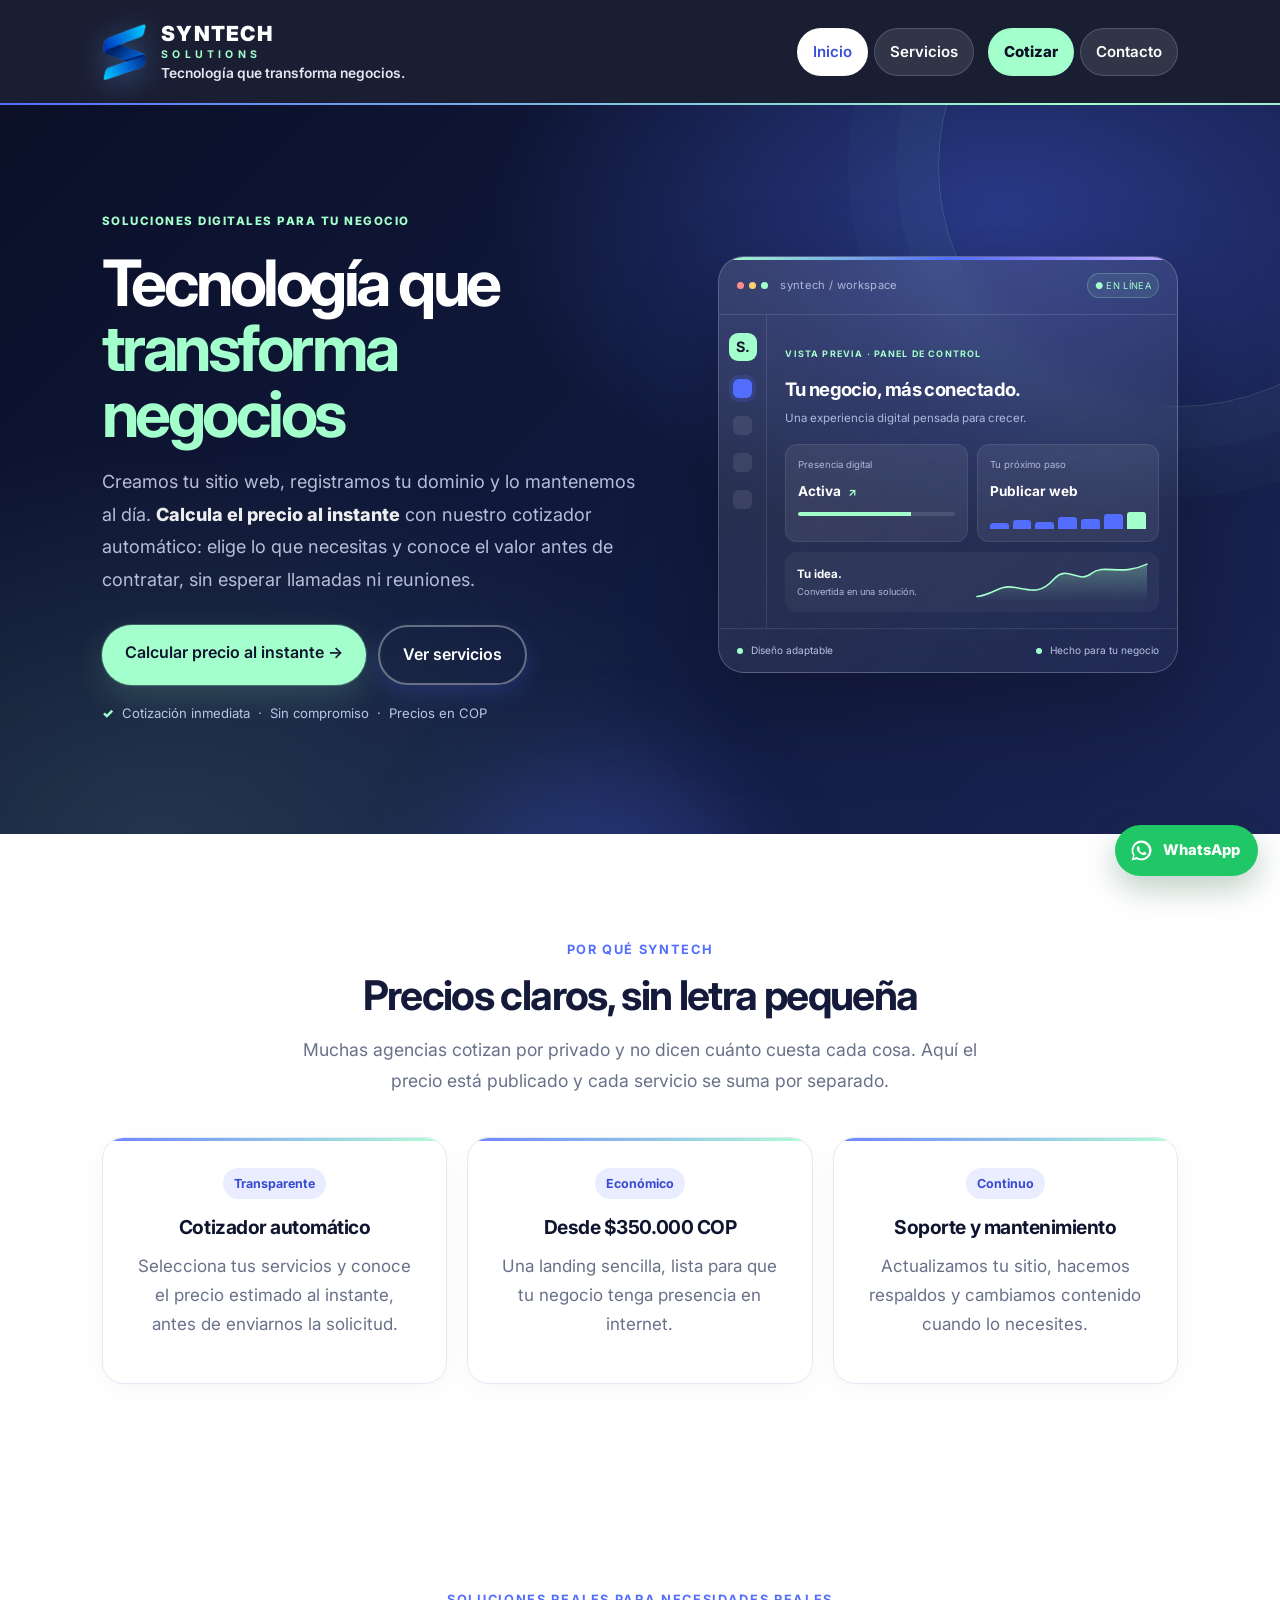
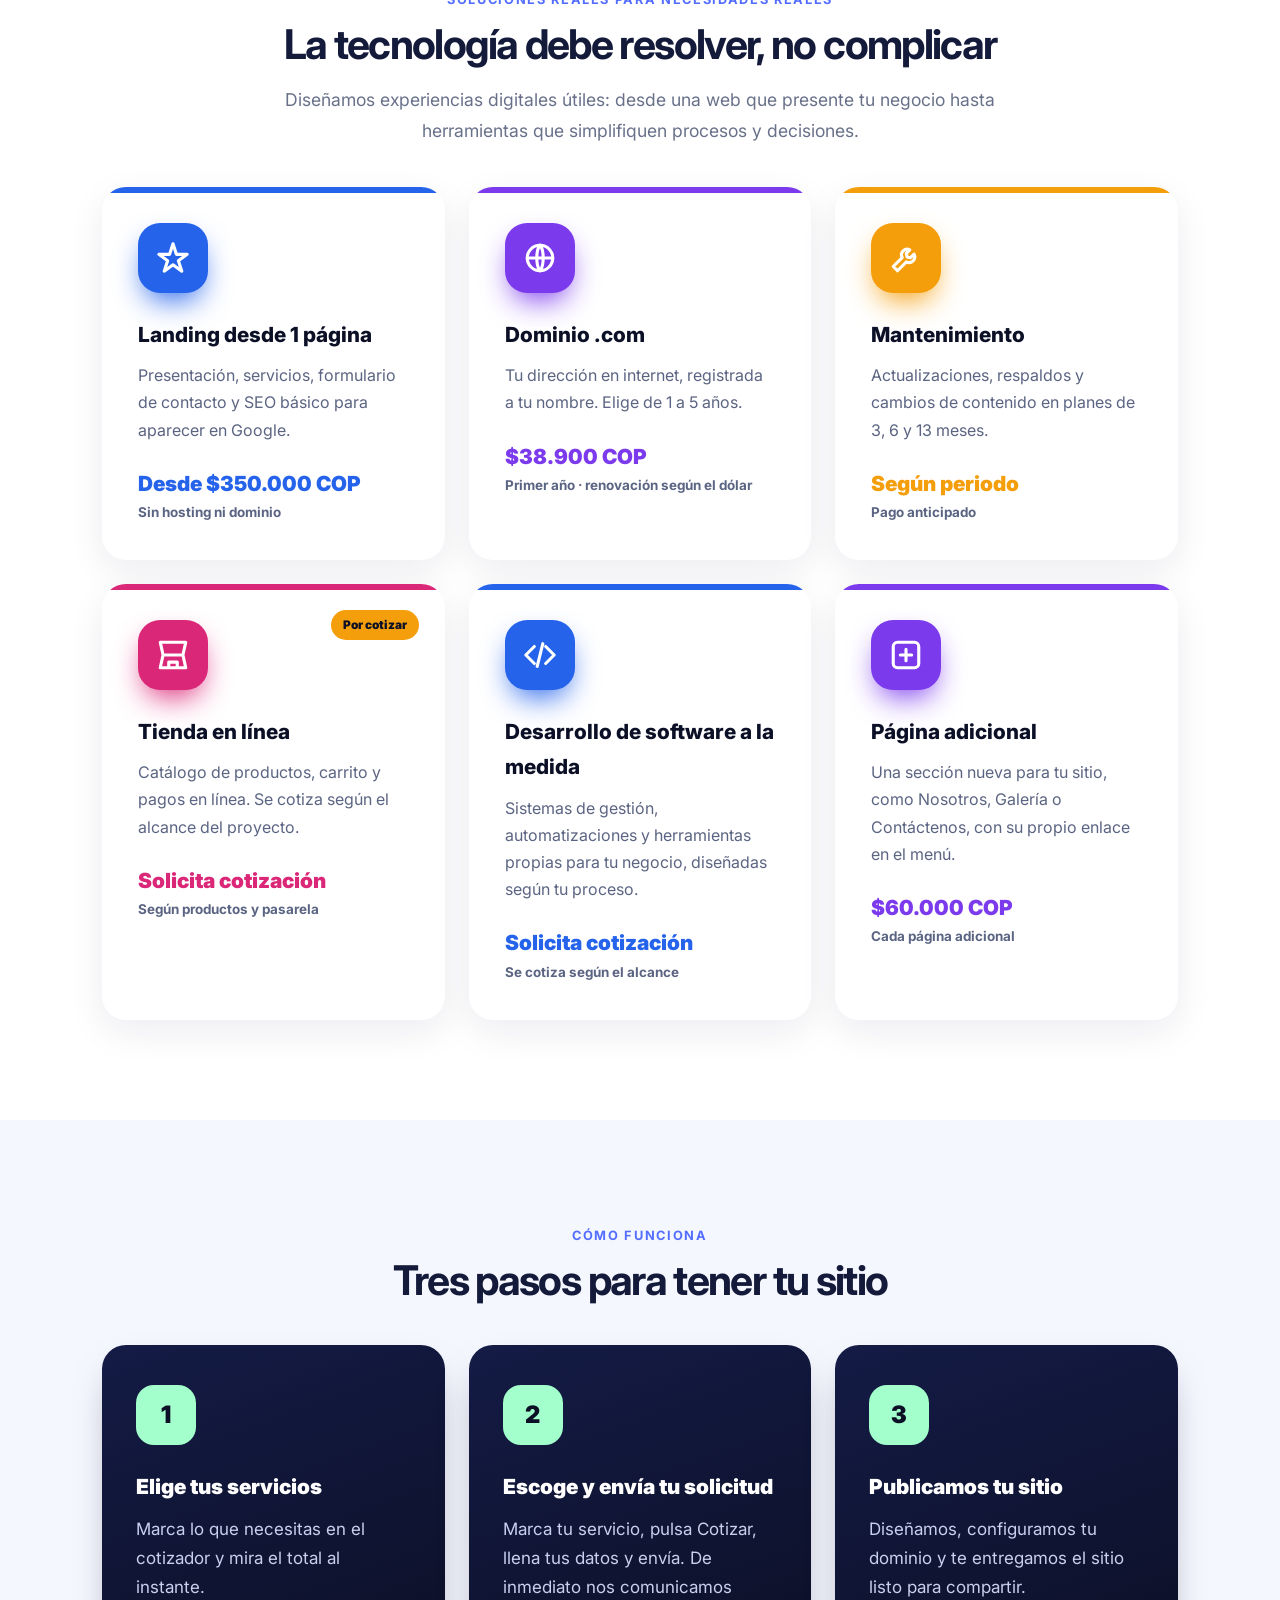
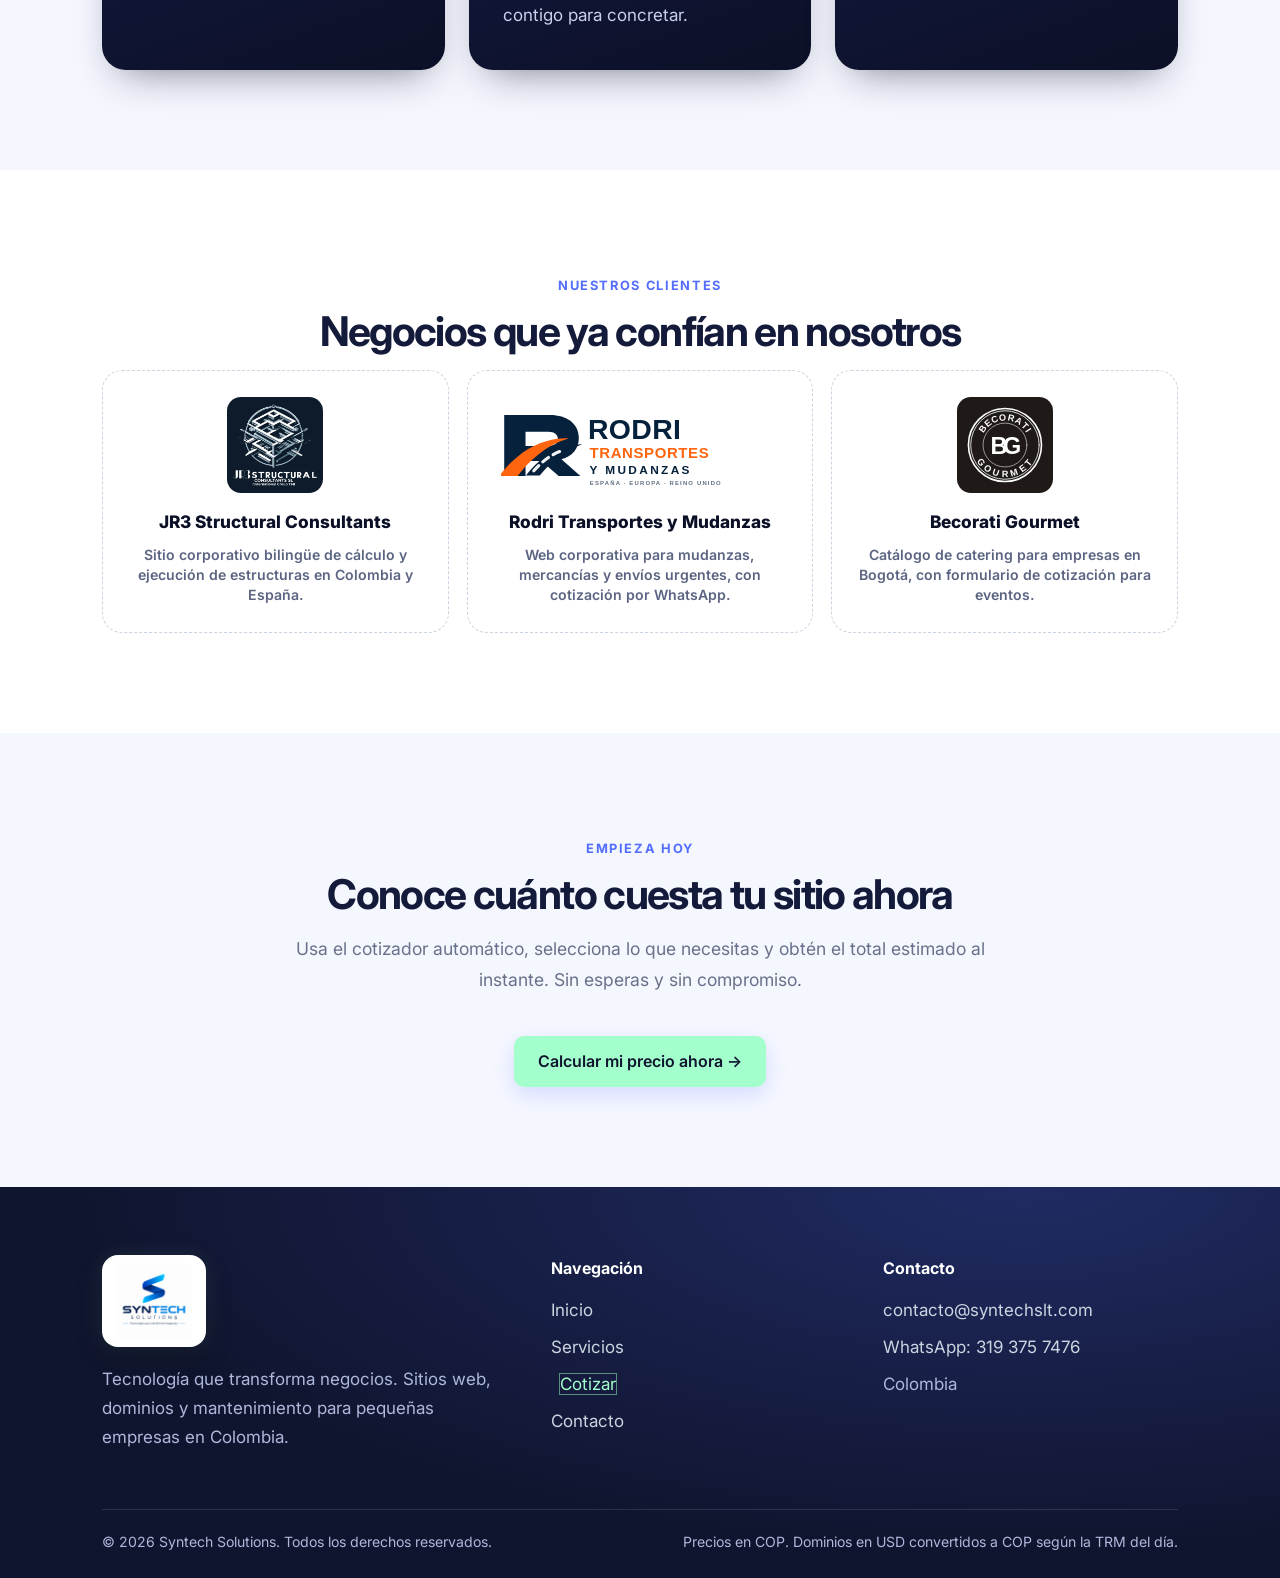
<file: index.html>
<!DOCTYPE html>
<html lang="es">
<head>
<meta charset="UTF-8">
<meta name="viewport" content="width=device-width, initial-scale=1.0">
<title>Sitios web en Colombia desde $350.000 | Syntech Solutions</title>
<meta name="description" content="Creamos tu sitio web desde $350.000 COP, registramos tu dominio .com y damos mantenimiento. Cotiza el precio al instante, sin llamadas ni reuniones.">
<link rel="stylesheet" href="assets/styles.css?v=20261102d">
<link rel="icon" href="assets/logo.png">
<link rel="apple-touch-icon" href="assets/logo.png">
<link rel="canonical" href="https://www.syntechslt.com/">
<link rel="alternate" hreflang="es-CO" href="https://www.syntechslt.com/">
<link rel="alternate" hreflang="x-default" href="https://www.syntechslt.com/">
<meta name="google-site-verification" content="DXx3PVWjBvm-z6XJ-T96q-tnQgjNjG_ZgdbEDasaHZA">
<meta name="robots" content="index, follow, max-image-preview:large, max-snippet:-1">
<meta name="author" content="Syntech Solutions">
<meta name="geo.region" content="CO">
<meta name="theme-color" content="#0c1027">
<link rel="preconnect" href="https://fonts.googleapis.com">
<link rel="preconnect" href="https://fonts.gstatic.com" crossorigin>
<link rel="stylesheet" href="https://fonts.googleapis.com/css2?family=Inter:wght@400;500;600;700;800&display=swap">
<meta property="og:type" content="website">
<meta property="og:site_name" content="Syntech Solutions">
<meta property="og:locale" content="es_CO">
<meta property="og:title" content="Syntech Solutions | Sitios web, dominios y mantenimiento">
<meta property="og:description" content="Creamos tu sitio web desde $350.000 COP, registramos tu dominio .com y damos mantenimiento. Cotiza el precio al instante, sin llamadas ni reuniones.">
<meta property="og:url" content="https://www.syntechslt.com/">
<meta property="og:image" content="https://www.syntechslt.com/assets/logo.png">
<meta property="og:image:width" content="640">
<meta property="og:image:height" content="640">
<meta property="og:image:alt" content="Logo de Syntech Solutions">
<meta name="twitter:card" content="summary_large_image">
<meta name="twitter:title" content="Syntech Solutions | Sitios web, dominios y mantenimiento">
<meta name="twitter:description" content="Creamos tu sitio web desde $350.000 COP, registramos tu dominio .com y damos mantenimiento. Cotiza el precio al instante, sin llamadas ni reuniones.">
<meta name="twitter:image" content="https://www.syntechslt.com/assets/logo.png">
<script type="application/ld+json">
{
  "@context": "https://schema.org",
  "@type": "LocalBusiness",
  "@id": "https://www.syntechslt.com/#business",
  "name": "Syntech Solutions",
  "url": "https://www.syntechslt.com/",
  "logo": "https://www.syntechslt.com/assets/logo.png",
  "image": "https://www.syntechslt.com/assets/logo.png",
  "description": "Diseño de sitios web, dominios, mantenimiento y tiendas en línea en Colombia.",
  "telephone": "+57-319-375-7476",
  "email": "contacto@syntechslt.com",
  "priceRange": "$$",
  "areaServed": {
    "@type": "Country",
    "name": "Colombia"
  },
  "address": {
    "@type": "PostalAddress",
    "addressCountry": "CO"
  },
  "contactPoint": {
    "@type": "ContactPoint",
    "telephone": "+57-319-375-7476",
    "contactType": "sales",
    "areaServed": "CO",
    "availableLanguage": "Spanish"
  }
}
</script>
<script type="application/ld+json">
{
  "@context": "https://schema.org",
  "@type": "WebSite",
  "@id": "https://www.syntechslt.com/#website",
  "url": "https://www.syntechslt.com/",
  "name": "Syntech Solutions",
  "inLanguage": "es-CO",
  "publisher": {
    "@id": "https://www.syntechslt.com/#business"
  }
}
</script>
</head>
<body>

<header class="site-header">
  <div class="container">
    <a href="index.html" class="mark" aria-label="Syntech Solutions, inicio"><img class="s-icon" src="assets/logo-s.png" alt="" width="199" height="256"><span class="word"><strong>SYNTECH</strong><em>SOLUTIONS</em><small>Tecnología que transforma negocios.</small></span></a>
    <button class="nav-toggle" type="button" aria-label="Abrir menú" aria-expanded="false">☰</button>
    <nav class="main-nav" id="mainNav">
      <a href="index.html" class="active">Inicio</a>
      <a href="servicios.html">Servicios</a>
      <a href="cotizar.html" class="nav-cta">Cotizar</a>
      <a href="contacto.html">Contacto</a>
    </nav>
  </div>
</header>

<main>
  <section class="hero">
    <div class="container">
      <div class="hero-copy">
        <span class="eyebrow hero-eyebrow">SOLUCIONES DIGITALES PARA TU NEGOCIO</span>
        <h1>Tecnología que <em>transforma negocios</em></h1>
        <p class="lead">Creamos tu sitio web, registramos tu dominio y lo mantenemos al día. <strong>Calcula el precio al instante</strong> con nuestro cotizador automático: elige lo que necesitas y conoce el valor antes de contratar, sin esperar llamadas ni reuniones.</p>
        <div class="actions">
          <a class="btn btn-accent" href="cotizar.html">Calcular precio al instante <span aria-hidden="true">→</span></a>
          <a class="btn btn-outline" href="servicios.html">Ver servicios</a>
        </div>
        <p class="quote-promise"><span aria-hidden="true">✓</span> Cotización inmediata <span aria-hidden="true">·</span> Sin compromiso <span aria-hidden="true">·</span> Precios en COP</p>
      </div>
      <div class="hero-card product-preview">
        <div class="preview-top"><span class="preview-dots"><i></i><i></i><i></i></span><span>syntech / workspace</span><span class="live-pill">● EN LÍNEA</span></div>
        <div class="preview-body">
          <div class="preview-sidebar"><b>S.</b><span class="selected"></span><span></span><span></span><span></span></div>
          <div class="preview-main">
            <div class="preview-greeting"><small>VISTA PREVIA · PANEL DE CONTROL</small><h3>Tu negocio, más conectado.</h3><p>Una experiencia digital pensada para crecer.</p></div>
            <div class="preview-metrics"><div><small>Presencia digital</small><strong>Activa <i>↗</i></strong><span class="metric-line"></span></div><div><small>Tu próximo paso</small><strong>Publicar web</strong><span class="metric-bars"><i></i><i></i><i></i><i></i><i></i><i></i><i></i></span></div></div>
            <div class="preview-chart"><div><b>Tu idea.</b><span>Convertida en una solución.</span></div><svg viewBox="0 0 320 75" role="img" aria-label="Gráfico ascendente decorativo"><defs><linearGradient id="chartFill" x1="0" x2="0" y1="0" y2="1"><stop offset="0" stop-color="#a3ffcb" stop-opacity=".3"/><stop offset="1" stop-color="#a3ffcb" stop-opacity="0"/></linearGradient></defs><path d="M0 65 C35 60 40 42 72 48 S120 60 145 32 S190 42 215 22 S270 28 320 4 L320 75 L0 75Z" fill="url(#chartFill)"/><path d="M0 65 C35 60 40 42 72 48 S120 60 145 32 S190 42 215 22 S270 28 320 4" fill="none" stroke="#a3ffcb" stroke-width="3" stroke-linecap="round"/></svg></div>
          </div>
        </div>
        <div class="preview-foot"><span><i></i> Diseño adaptable</span><span><i></i> Hecho para tu negocio</span></div>
      </div>
    </div>
  </section>

  <section class="block">
    <div class="container center">
      <span class="eyebrow">Por qué Syntech</span>
      <h2 class="title">Precios claros, sin letra pequeña</h2>
      <p class="intro">Muchas agencias cotizan por privado y no dicen cuánto cuesta cada cosa. Aquí el precio está publicado y cada servicio se suma por separado.</p>
      <div class="grid">
        <div class="card">
          <span class="tag">Transparente</span>
          <h3>Cotizador automático</h3>
          <p>Selecciona tus servicios y conoce el precio estimado al instante, antes de enviarnos la solicitud.</p>
        </div>
        <div class="card">
          <span class="tag">Económico</span>
          <h3>Desde $350.000 COP</h3>
          <p>Una landing sencilla, lista para que tu negocio tenga presencia en internet.</p>
        </div>
        <div class="card">
          <span class="tag">Continuo</span>
          <h3>Soporte y mantenimiento</h3>
          <p>Actualizamos tu sitio, hacemos respaldos y cambiamos contenido cuando lo necesites.</p>
        </div>
      </div>
    </div>
  </section>

  <section class="block">
    <div class="container center">
      <span class="eyebrow">Soluciones reales para necesidades reales</span>
      <h2 class="title">La tecnología debe resolver, no complicar</h2>
      <p class="intro">Diseñamos experiencias digitales útiles: desde una web que presente tu negocio hasta herramientas que simplifiquen procesos y decisiones.</p>
      <div class="svc-grid">
        <article class="svc c-blue">
          <div class="ico"><svg viewBox="0 0 24 24"><path d="M12 2l2.4 7.4H22l-6.2 4.5 2.4 7.4L12 16.8 5.8 21.3l2.4-7.4L2 9.4h7.6z"/></svg></div>
          <h3>Landing desde 1 página</h3>
          <p>Presentación, servicios, formulario de contacto y SEO básico para aparecer en Google.</p>
          <div class="price">Desde $350.000 COP<small>Sin hosting ni dominio</small></div>
        </article>
        <article class="svc c-violet">
          <div class="ico"><svg viewBox="0 0 24 24"><circle cx="12" cy="12" r="9"/><path d="M3 12h18M12 3c3 3.5 3 14.5 0 18M12 3c-3 3.5-3 14.5 0 18"/></svg></div>
          <h3>Dominio .com</h3>
          <p>Tu dirección en internet, registrada a tu nombre. Elige de 1 a 5 años.</p>
          <div class="price">$38.900 COP<small>Primer año · renovación según el dólar</small></div>
        </article>
        <article class="svc c-amber">
          <div class="ico"><svg viewBox="0 0 24 24"><path d="M14.7 6.3a4 4 0 0 0-5.4 5.4L3 18l3 3 6.3-6.3a4 4 0 0 0 5.4-5.4l-2.5 2.5-2.4-.6-.6-2.4z"/></svg></div>
          <h3>Mantenimiento</h3>
          <p>Actualizaciones, respaldos y cambios de contenido en planes de 3, 6 y 13 meses.</p>
          <div class="price">Según periodo<small>Pago anticipado</small></div>
        </article>
        <article class="svc c-pink">
          <span class="tag">Por cotizar</span>
          <div class="ico"><svg viewBox="0 0 24 24"><path d="M3 3h18l-2 9H5L3 3zM5 12l-2 9h18l-2-9M9 21v-4h6v4"/></svg></div>
          <h3>Tienda en línea</h3>
          <p>Catálogo de productos, carrito y pagos en línea. Se cotiza según el alcance del proyecto.</p>
          <div class="price">Solicita cotización<small>Según productos y pasarela</small></div>
        </article>
        <article class="svc c-blue">
          <div class="ico"><svg viewBox="0 0 24 24"><path d="M16 18l6-6-6-6M8 6l-6 6 6 6M14 4l-4 16"/></svg></div>
          <h3>Desarrollo de software a la medida</h3>
          <p>Sistemas de gestión, automatizaciones y herramientas propias para tu negocio, diseñadas según tu proceso.</p>
          <div class="price">Solicita cotización<small>Se cotiza según el alcance</small></div>
        </article>
        <article class="svc c-violet">
          <div class="ico"><svg viewBox="0 0 24 24"><rect x="3" y="3" width="18" height="18" rx="3"/><path d="M12 8v8M8 12h8"/></svg></div>
          <h3>Página adicional</h3>
          <p>Una sección nueva para tu sitio, como Nosotros, Galería o Contáctenos, con su propio enlace en el menú.</p>
          <div class="price">$60.000 COP<small>Cada página adicional</small></div>
        </article>
      </div>
    </div>
  </section>

  <section class="block soft">
    <div class="container center">
      <span class="eyebrow">Cómo funciona</span>
      <h2 class="title">Tres pasos para tener tu sitio</h2>
      <div class="steps-3">
        <div class="step"><b>1</b><h3>Elige tus servicios</h3><p>Marca lo que necesitas en el cotizador y mira el total al instante.</p></div>
        <div class="step"><b>2</b><h3>Escoge y envía tu solicitud</h3><p>Marca tu servicio, pulsa Cotizar, llena tus datos y envía. De inmediato nos comunicamos contigo para concretar.</p></div>
        <div class="step"><b>3</b><h3>Publicamos tu sitio</h3><p>Diseñamos, configuramos tu dominio y te entregamos el sitio listo para compartir.</p></div>
      </div>
    </div>
  </section>

  <section class="block">
    <div class="container center">
      <span class="eyebrow">Nuestros clientes</span>
      <h2 class="title">Negocios que ya confían en nosotros</h2>
      <div class="clients-grid">
        <a class="client-logo client-card" href="https://jr3structural.com" target="_blank" rel="noopener noreferrer">
          <span class="client-img client-img-dark"><img src="assets/clients/jr3.png" alt="Logo JR3 Structural Consultants" width="360" height="360" loading="lazy"></span>
          <strong>JR3 Structural Consultants</strong>
          <small>Sitio corporativo bilingüe de cálculo y ejecución de estructuras en Colombia y España.</small>
        </a>
        <a class="client-logo client-card" href="https://rodritrans.com/" target="_blank" rel="noopener noreferrer">
          <span class="client-img"><img src="assets/clients/rodri.svg" alt="Logo Rodri Transportes y Mudanzas" width="760" height="210" loading="lazy"></span>
          <strong>Rodri Transportes y Mudanzas</strong>
          <small>Web corporativa para mudanzas, mercancías y envíos urgentes, con cotización por WhatsApp.</small>
        </a>
        <a class="client-logo client-card" href="https://www.becoratigourmet.com/" target="_blank" rel="noopener noreferrer">
          <span class="client-img client-img-dark client-img-becorati"><img src="assets/clients/becorati.svg" alt="Logo Becorati Gourmet" width="741" height="740" loading="lazy"></span>
          <strong>Becorati Gourmet</strong>
          <small>Catálogo de catering para empresas en Bogotá, con formulario de cotización para eventos.</small>
        </a>
      </div>
    </div>
  </section>

  <section class="block soft">
    <div class="container center">
      <span class="eyebrow">Empieza hoy</span>
      <h2 class="title">Conoce cuánto cuesta tu sitio ahora</h2>
      <p class="intro">Usa el cotizador automático, selecciona lo que necesitas y obtén el total estimado al instante. Sin esperas y sin compromiso.</p>
      <a class="btn btn-accent" href="cotizar.html">Calcular mi precio ahora →</a>
    </div>
  </section>
</main>

<footer class="site-footer">
  <div class="container">
    <div class="footer-grid">
      <div>
        <img class="footer-logo" src="assets/logo.png" alt="Syntech Solutions" width="640" height="640" loading="lazy" decoding="async">
        <p>Tecnología que transforma negocios. Sitios web, dominios y mantenimiento para pequeñas empresas en Colombia.</p>
      </div>
      <div>
        <h4>Navegación</h4>
        <ul>
          <li><a href="index.html">Inicio</a></li>
          <li><a href="servicios.html">Servicios</a></li>
          <li><a href="cotizar.html" class="nav-cta">Cotizar</a></li>
          <li><a href="contacto.html">Contacto</a></li>
        </ul>
      </div>
      <div>
        <h4>Contacto</h4>
        <ul>
          <li><a href="mailto:contacto@syntechslt.com">contacto@syntechslt.com</a></li>
          <li><a href="https://wa.me/573193757476?text=Hola%20Syntech%20Solutions%2C%20quiero%20informaci%C3%B3n%20sobre%20sus%20servicios." target="_blank" rel="noopener noreferrer">WhatsApp: 319 375 7476</a></li>
          <li>Colombia</li>
        </ul>
      </div>
    </div>
    <div class="footer-bottom">
      <span>© 2026 Syntech Solutions. Todos los derechos reservados.</span>
      <span>Precios en COP. Dominios en USD convertidos a COP según la TRM del día.</span>
    </div>
  </div>
</footer>

<a class="whatsapp-float" href="https://wa.me/573193757476?text=Hola%20Syntech%20Solutions%2C%20quiero%20informaci%C3%B3n%20sobre%20sus%20servicios." target="_blank" rel="noopener noreferrer" aria-label="Escríbenos por WhatsApp al 319 375 7476" title="Escríbenos por WhatsApp">
  <svg viewBox="0 0 32 32" aria-hidden="true" focusable="false"><path fill="currentColor" d="M16.02 3.2A12.65 12.65 0 0 0 5.16 22.34L3.4 28.8l6.62-1.73A12.7 12.7 0 1 0 16.02 3.2Zm0 22.99c-1.95 0-3.86-.52-5.53-1.51l-.4-.24-3.93 1.03 1.05-3.83-.26-.42a10.04 10.04 0 1 1 9.07 4.97Zm5.51-7.52c-.3-.15-1.77-.87-2.04-.97-.27-.1-.47-.15-.67.15-.2.3-.77.97-.94 1.17-.17.2-.35.22-.65.07-.3-.15-1.27-.47-2.42-1.5-.9-.8-1.5-1.78-1.68-2.08-.17-.3-.02-.46.13-.61.14-.13.3-.35.45-.52.15-.17.2-.3.3-.5.1-.2.05-.37-.02-.52-.08-.15-.67-1.62-.92-2.22-.24-.58-.49-.5-.67-.51h-.57c-.2 0-.52.07-.79.37-.27.3-1.04 1.02-1.04 2.49s1.07 2.89 1.22 3.09c.15.2 2.1 3.2 5.08 4.49.71.31 1.26.5 1.69.64.71.23 1.36.2 1.87.12.57-.08 1.77-.72 2.02-1.42.25-.7.25-1.3.17-1.42-.07-.13-.27-.2-.57-.35Z"/></svg>
  <span>WhatsApp</span>
</a>
<script src="assets/site-effects.js?v=20261102b"></script>
</body>
</html>
</file>
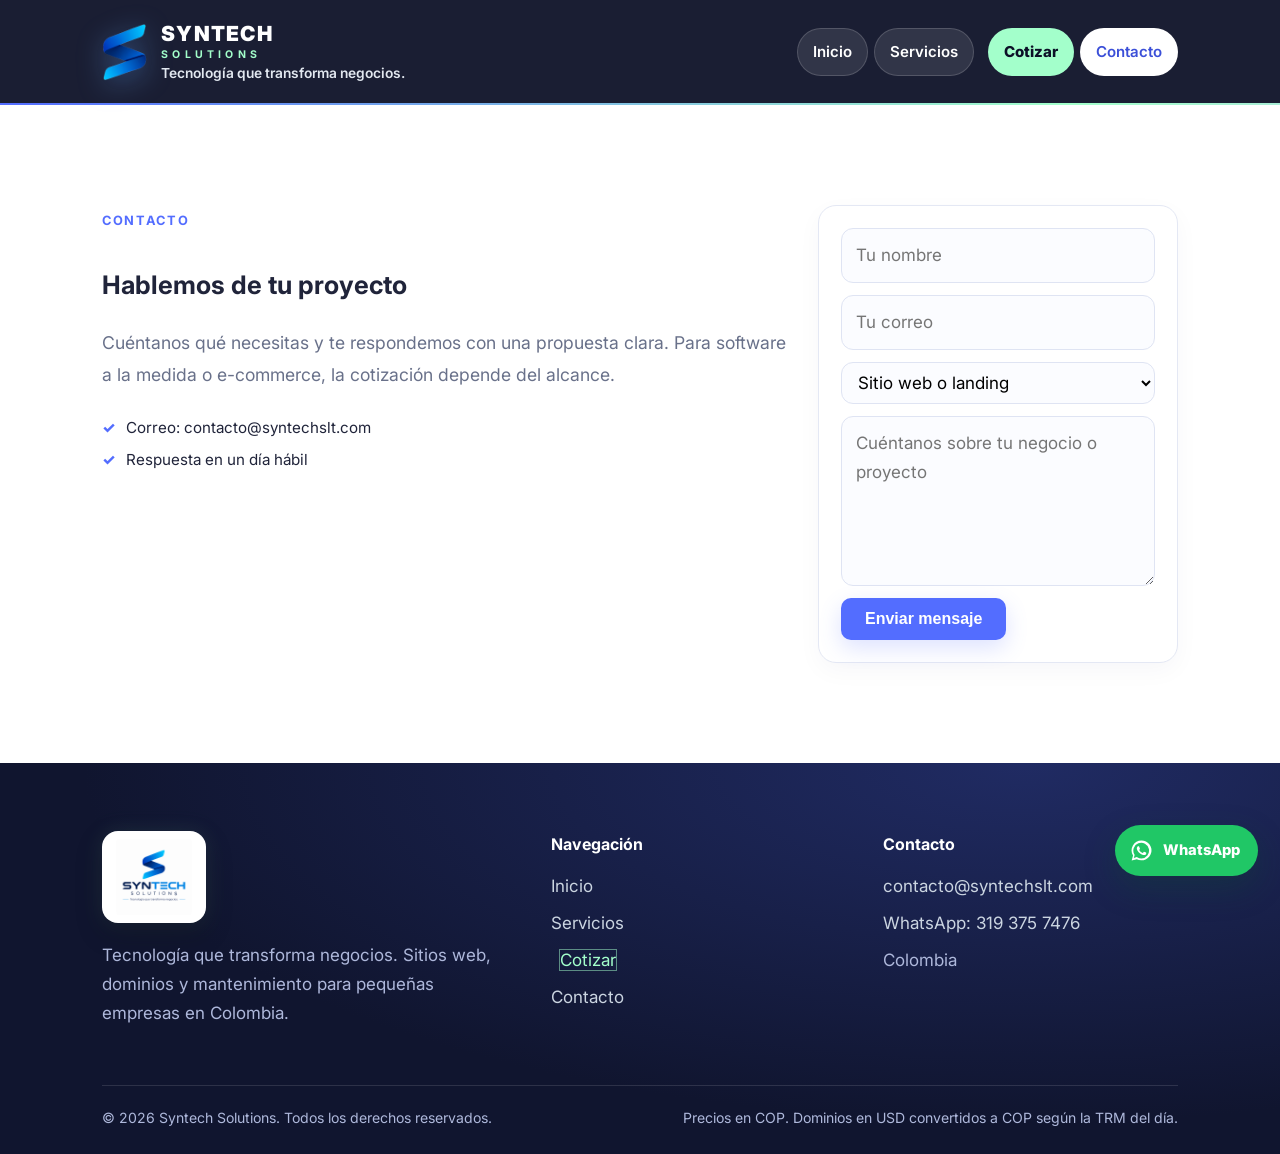
<file: contacto.html>
<!DOCTYPE html>
<html lang="es">
<head>
<meta charset="UTF-8">
<meta name="viewport" content="width=device-width, initial-scale=1.0">
<title>Contacto y cotización a la medida | Syntech</title>
<meta name="description" content="Escríbenos por WhatsApp o correo para cotizar software a la medida, tiendas en línea o un sitio web. Respondemos en un día hábil.">
<link rel="stylesheet" href="assets/styles.css?v=20261102b">
<link rel="icon" href="assets/logo.png">
<link rel="apple-touch-icon" href="assets/logo.png">
<link rel="canonical" href="https://www.syntechslt.com/contacto.html">
<link rel="alternate" hreflang="es-CO" href="https://www.syntechslt.com/contacto.html">
<link rel="alternate" hreflang="x-default" href="https://www.syntechslt.com/contacto.html">
<meta name="robots" content="index, follow, max-image-preview:large, max-snippet:-1">
<meta name="author" content="Syntech Solutions">
<meta name="geo.region" content="CO">
<meta name="theme-color" content="#0c1027">
<link rel="preconnect" href="https://fonts.googleapis.com">
<link rel="preconnect" href="https://fonts.gstatic.com" crossorigin>
<link rel="stylesheet" href="https://fonts.googleapis.com/css2?family=Inter:wght@400;500;600;700;800&display=swap">
<meta property="og:type" content="website">
<meta property="og:site_name" content="Syntech Solutions">
<meta property="og:locale" content="es_CO">
<meta property="og:title" content="Contacto | Syntech Solutions">
<meta property="og:description" content="Escríbenos por WhatsApp o correo para cotizar software a la medida, tiendas en línea o un sitio web. Respondemos en un día hábil.">
<meta property="og:url" content="https://www.syntechslt.com/contacto.html">
<meta property="og:image" content="https://www.syntechslt.com/assets/logo.png">
<meta property="og:image:width" content="640">
<meta property="og:image:height" content="640">
<meta property="og:image:alt" content="Logo de Syntech Solutions">
<meta name="twitter:card" content="summary_large_image">
<meta name="twitter:title" content="Contacto | Syntech Solutions">
<meta name="twitter:description" content="Escríbenos por WhatsApp o correo para cotizar software a la medida, tiendas en línea o un sitio web. Respondemos en un día hábil.">
<meta name="twitter:image" content="https://www.syntechslt.com/assets/logo.png">
<script type="application/ld+json">
{
  "@context": "https://schema.org",
  "@type": "BreadcrumbList",
  "itemListElement": [
    {
      "@type": "ListItem",
      "position": 1,
      "name": "Inicio",
      "item": "https://www.syntechslt.com/"
    },
    {
      "@type": "ListItem",
      "position": 2,
      "name": "Contacto",
      "item": "https://www.syntechslt.com/contacto.html"
    }
  ]
}
</script>
</head>
<body>

<header class="site-header">
  <div class="container">
    <a href="index.html" class="mark" aria-label="Syntech Solutions, inicio"><img class="s-icon" src="assets/logo-s.png" alt="" width="199" height="256"><span class="word"><strong>SYNTECH</strong><em>SOLUTIONS</em><small>Tecnología que transforma negocios.</small></span></a>
    <button class="nav-toggle" type="button" aria-label="Abrir menú" aria-expanded="false">☰</button>
    <nav class="main-nav" id="mainNav">
      <a href="index.html">Inicio</a>
      <a href="servicios.html">Servicios</a>
      <a href="cotizar.html" class="nav-cta">Cotizar</a>
      <a href="contacto.html" class="active">Contacto</a>
    </nav>
  </div>
</header>

<main>
  <section class="block">
    <div class="container">
      <div class="quote-wrap">
        <div>
          <span class="eyebrow">Contacto</span>
          <h1 class="title">Hablemos de tu proyecto</h1>
          <p class="intro" style="margin-bottom:24px;">Cuéntanos qué necesitas y te respondemos con una propuesta clara. Para software a la medida o e-commerce, la cotización depende del alcance.</p>
          <ul class="check" style="font-size:1rem;">
            <li>Correo: contacto@syntechslt.com</li>
            <li>Respuesta en un día hábil</li>
          </ul>
        </div>
        <div class="opt" style="margin:0;">
          <form class="contact" onsubmit="sendContact(event)">
            <input type="text" id="cName" placeholder="Tu nombre" required>
            <input type="email" id="cEmail" placeholder="Tu correo" required>
            <select id="cType">
              <option>Sitio web o landing</option>
              <option>Dominio</option>
              <option>Mantenimiento</option>
              <option>Software a la medida</option>
              <option>E-commerce</option>
              <option>Otro</option>
            </select>
            <textarea id="cMsg" rows="5" placeholder="Cuéntanos sobre tu negocio o proyecto" required></textarea>
            <button class="btn" type="submit">Enviar mensaje</button>
          </form>
        </div>
      </div>
    </div>
  </section>
</main>

<footer class="site-footer">
  <div class="container">
    <div class="footer-grid">
      <div>
        <img class="footer-logo" src="assets/logo.png" alt="Syntech Solutions" width="640" height="640" loading="lazy" decoding="async">
        <p>Tecnología que transforma negocios. Sitios web, dominios y mantenimiento para pequeñas empresas en Colombia.</p>
      </div>
      <div>
        <h4>Navegación</h4>
        <ul>
          <li><a href="index.html">Inicio</a></li>
          <li><a href="servicios.html">Servicios</a></li>
          <li><a href="cotizar.html" class="nav-cta">Cotizar</a></li>
          <li><a href="contacto.html">Contacto</a></li>
        </ul>
      </div>
      <div>
        <h4>Contacto</h4>
        <ul>
          <li><a href="mailto:contacto@syntechslt.com">contacto@syntechslt.com</a></li>
          <li><a href="https://wa.me/573193757476?text=Hola%20Syntech%20Solutions%2C%20quiero%20informaci%C3%B3n%20sobre%20sus%20servicios." target="_blank" rel="noopener noreferrer">WhatsApp: 319 375 7476</a></li>
          <li>Colombia</li>
        </ul>
      </div>
    </div>
    <div class="footer-bottom">
      <span>© 2026 Syntech Solutions. Todos los derechos reservados.</span>
      <span>Precios en COP. Dominios en USD convertidos a COP según la TRM del día.</span>
    </div>
  </div>
</footer>

<script>
  function sendContact(e) {
    e.preventDefault();
    const body = "Nombre: " + cName.value + "\nCorreo: " + cEmail.value + "\nTipo: " + cType.value + "\n\n" + cMsg.value;
    window.location.href = "mailto:contacto@syntechslt.com?subject=" + encodeURIComponent("Contacto web - " + cType.value) + "&body=" + encodeURIComponent(body);
  }
</script>
<a class="whatsapp-float" href="https://wa.me/573193757476?text=Hola%20Syntech%20Solutions%2C%20quiero%20informaci%C3%B3n%20sobre%20sus%20servicios." target="_blank" rel="noopener noreferrer" aria-label="Escríbenos por WhatsApp al 319 375 7476" title="Escríbenos por WhatsApp">
  <svg viewBox="0 0 32 32" aria-hidden="true" focusable="false"><path fill="currentColor" d="M16.02 3.2A12.65 12.65 0 0 0 5.16 22.34L3.4 28.8l6.62-1.73A12.7 12.7 0 1 0 16.02 3.2Zm0 22.99c-1.95 0-3.86-.52-5.53-1.51l-.4-.24-3.93 1.03 1.05-3.83-.26-.42a10.04 10.04 0 1 1 9.07 4.97Zm5.51-7.52c-.3-.15-1.77-.87-2.04-.97-.27-.1-.47-.15-.67.15-.2.3-.77.97-.94 1.17-.17.2-.35.22-.65.07-.3-.15-1.27-.47-2.42-1.5-.9-.8-1.5-1.78-1.68-2.08-.17-.3-.02-.46.13-.61.14-.13.3-.35.45-.52.15-.17.2-.3.3-.5.1-.2.05-.37-.02-.52-.08-.15-.67-1.62-.92-2.22-.24-.58-.49-.5-.67-.51h-.57c-.2 0-.52.07-.79.37-.27.3-1.04 1.02-1.04 2.49s1.07 2.89 1.22 3.09c.15.2 2.1 3.2 5.08 4.49.71.31 1.26.5 1.69.64.71.23 1.36.2 1.87.12.57-.08 1.77-.72 2.02-1.42.25-.7.25-1.3.17-1.42-.07-.13-.27-.2-.57-.35Z"/></svg>
  <span>WhatsApp</span>
</a>
<script src="assets/site-effects.js?v=20261102b"></script>
</body>
</html>
</file>
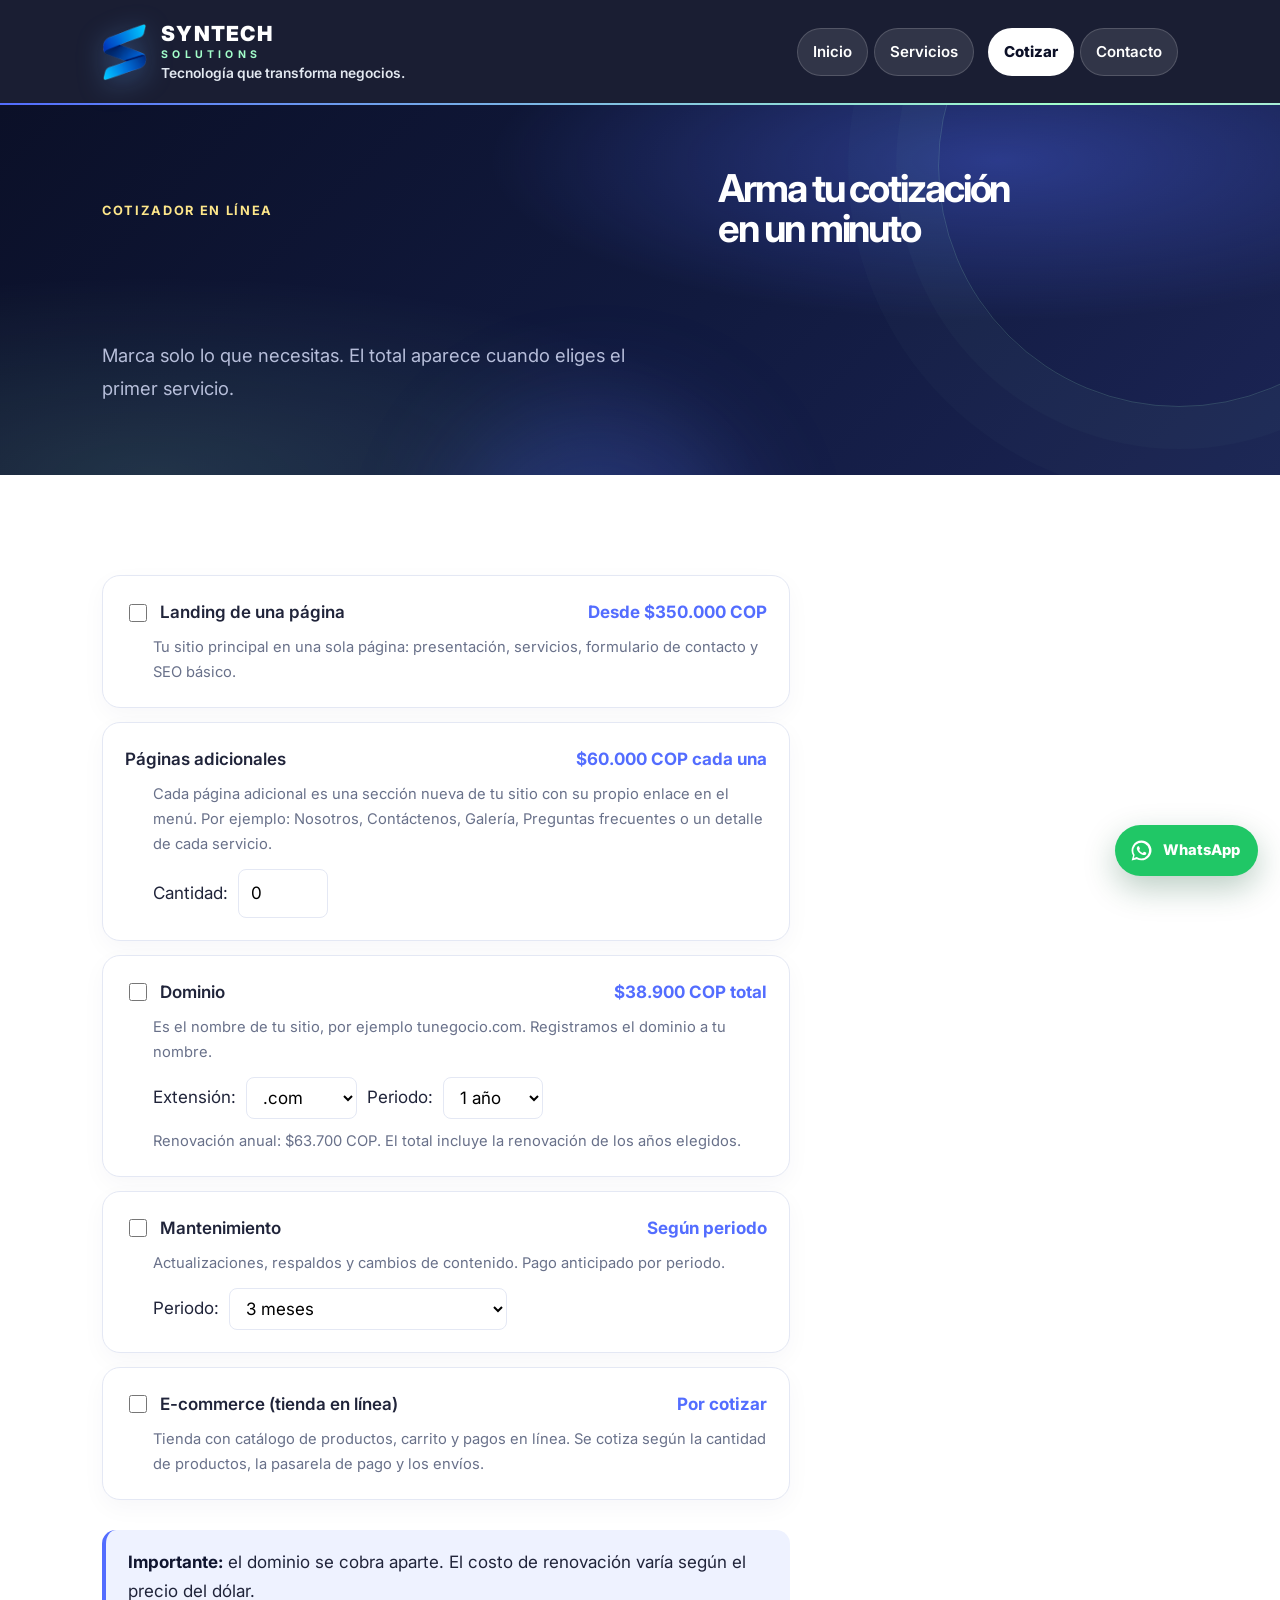
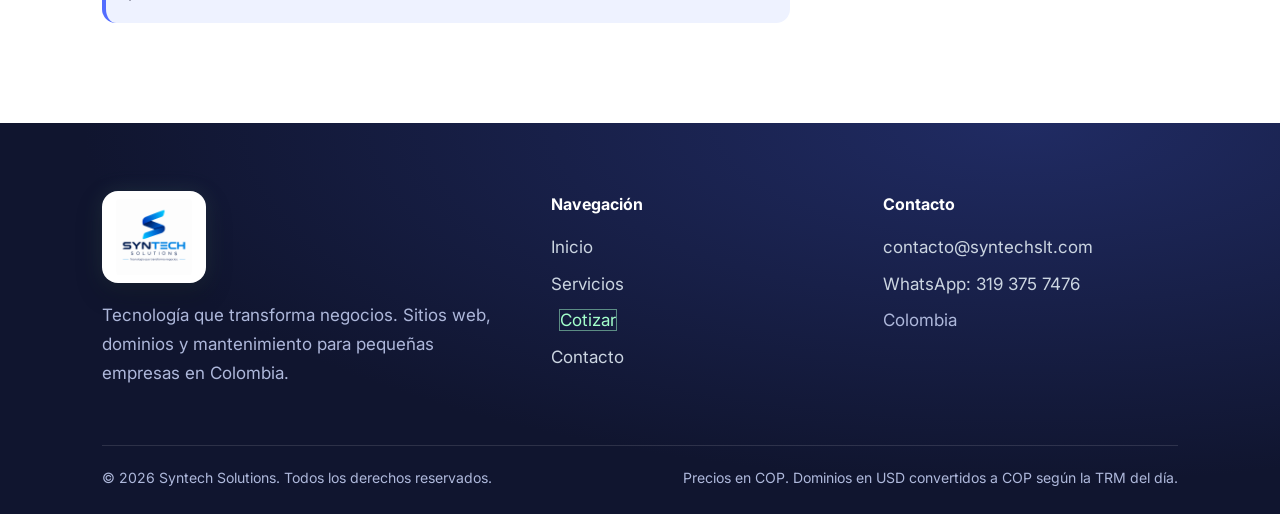
<file: cotizar.html>
<!DOCTYPE html>
<html lang="es">
<head>
<meta charset="UTF-8">
<meta name="viewport" content="width=device-width, initial-scale=1.0">
<title>Cotiza tu sitio web en línea al instante | Syntech</title>
<meta name="description" content="Arma tu cotización de sitio web, dominio .com, mantenimiento o tienda en línea. Elige los servicios y mira el total en COP al instante.">
<link rel="stylesheet" href="assets/styles.css?v=20261102b">
<link rel="icon" href="assets/logo.png">
<link rel="apple-touch-icon" href="assets/logo.png">
<link rel="canonical" href="https://www.syntechslt.com/cotizar.html">
<link rel="alternate" hreflang="es-CO" href="https://www.syntechslt.com/cotizar.html">
<link rel="alternate" hreflang="x-default" href="https://www.syntechslt.com/cotizar.html">
<meta name="robots" content="index, follow, max-image-preview:large, max-snippet:-1">
<meta name="author" content="Syntech Solutions">
<meta name="geo.region" content="CO">
<meta name="theme-color" content="#0c1027">
<link rel="preconnect" href="https://fonts.googleapis.com">
<link rel="preconnect" href="https://fonts.gstatic.com" crossorigin>
<link rel="stylesheet" href="https://fonts.googleapis.com/css2?family=Inter:wght@400;500;600;700;800&display=swap">
<meta property="og:type" content="website">
<meta property="og:site_name" content="Syntech Solutions">
<meta property="og:locale" content="es_CO">
<meta property="og:title" content="Cotizador en línea de sitios web | Syntech Solutions">
<meta property="og:description" content="Arma tu cotización de sitio web, dominio .com, mantenimiento o tienda en línea. Elige los servicios y mira el total en COP al instante.">
<meta property="og:url" content="https://www.syntechslt.com/cotizar.html">
<meta property="og:image" content="https://www.syntechslt.com/assets/logo.png">
<meta property="og:image:width" content="640">
<meta property="og:image:height" content="640">
<meta property="og:image:alt" content="Logo de Syntech Solutions">
<meta name="twitter:card" content="summary_large_image">
<meta name="twitter:title" content="Cotizador en línea de sitios web | Syntech Solutions">
<meta name="twitter:description" content="Arma tu cotización de sitio web, dominio .com, mantenimiento o tienda en línea. Elige los servicios y mira el total en COP al instante.">
<meta name="twitter:image" content="https://www.syntechslt.com/assets/logo.png">
<script type="application/ld+json">
{
  "@context": "https://schema.org",
  "@type": "BreadcrumbList",
  "itemListElement": [
    {
      "@type": "ListItem",
      "position": 1,
      "name": "Inicio",
      "item": "https://www.syntechslt.com/"
    },
    {
      "@type": "ListItem",
      "position": 2,
      "name": "Cotizar",
      "item": "https://www.syntechslt.com/cotizar.html"
    }
  ]
}
</script>
</head>
<body>

<header class="site-header">
  <div class="container">
    <a href="index.html" class="mark" aria-label="Syntech Solutions, inicio"><img class="s-icon" src="assets/logo-s.png" alt="" width="199" height="256"><span class="word"><strong>SYNTECH</strong><em>SOLUTIONS</em><small>Tecnología que transforma negocios.</small></span></a>
    <button class="nav-toggle" type="button" aria-label="Abrir menú" aria-expanded="false">☰</button>
    <nav class="main-nav" id="mainNav">
      <a href="index.html">Inicio</a>
      <a href="servicios.html">Servicios</a>
      <a href="cotizar.html" class="active nav-cta">Cotizar</a>
      <a href="contacto.html">Contacto</a>
    </nav>
  </div>
</header>

<main>
  <section class="hero" style="padding: 64px 0 70px;">
    <div class="container">
      <span class="eyebrow" style="color:#fde68a;">Cotizador en línea</span>
      <h1 style="font-size:2.4rem; margin:0 0 14px;">Arma tu cotización en un minuto</h1>
      <p class="lead" style="font-size:1.15rem; opacity:.92; margin:0; max-width:700px;">Marca solo lo que necesitas. El total aparece cuando eliges el primer servicio.</p>
    </div>
  </section>

  <section class="block">
    <div class="container">
      <div class="quote-wrap">

        <div>
          <div class="opt">
            <div class="opt-head">
              <label><input type="checkbox" id="baseChk" onchange="recalc()"> Landing de una página</label>
              <span class="opt-price">Desde $350.000 COP</span>
            </div>
            <p class="desc">Tu sitio principal en una sola página: presentación, servicios, formulario de contacto y SEO básico.</p>
          </div>

          <div class="opt">
            <div class="opt-head">
              <label>Páginas adicionales</label>
              <span class="opt-price">$60.000 COP cada una</span>
            </div>
            <p class="desc">Cada página adicional es una sección nueva de tu sitio con su propio enlace en el menú. Por ejemplo: Nosotros, Contáctenos, Galería, Preguntas frecuentes o un detalle de cada servicio.</p>
            <div class="opt-controls">
              <span>Cantidad:</span>
              <input type="number" id="pagesQty" min="0" max="20" value="0" oninput="recalc()">
            </div>
          </div>

          <div class="opt">
            <div class="opt-head">
              <label><input type="checkbox" id="domChk" onchange="recalc()"> Dominio</label>
              <span class="opt-price" id="domPrice">Elige extensión</span>
            </div>
            <p class="desc">Es el nombre de tu sitio, por ejemplo tunegocio.com. Registramos el dominio a tu nombre.</p>
            <div class="opt-controls">
              <span>Extensión:</span>
              <select id="domExt" onchange="recalc()">
                <option value=".com">.com</option>
                <option value=".net">.net</option>
                <option value=".org">.org</option>
                <option value=".co">.co</option>
                <option value=".com.co">.com.co</option>
              </select>
              <span>Periodo:</span>
              <select id="domYears" onchange="recalc()">
                <option value="1">1 año</option>
                <option value="2">2 años</option>
                <option value="3">3 años</option>
                <option value="4">4 años</option>
                <option value="5">5 años</option>
              </select>
            </div>
            <p class="desc" id="domNote" style="margin-top:10px;"></p>
          </div>

          <div class="opt">
            <div class="opt-head">
              <label><input type="checkbox" id="mntChk" onchange="recalc()"> Mantenimiento</label>
              <span class="opt-price">Según periodo</span>
            </div>
            <p class="desc">Actualizaciones, respaldos y cambios de contenido. Pago anticipado por periodo.</p>
            <div class="opt-controls">
              <span>Periodo:</span>
              <select id="mntPlan" onchange="recalc()">
                <option value="3">3 meses</option>
                <option value="6">6 meses</option>
                <option value="13">13 meses (1 mes de cortesía)</option>
              </select>
            </div>
          </div>

          <div class="opt">
            <div class="opt-head">
              <label><input type="checkbox" id="ecomChk" onchange="recalc()"> E-commerce (tienda en línea)</label>
              <span class="opt-price">Por cotizar</span>
            </div>
            <p class="desc">Tienda con catálogo de productos, carrito y pagos en línea. Se cotiza según la cantidad de productos, la pasarela de pago y los envíos.</p>
          </div>

          <div class="info-box">
            <strong>Importante:</strong> el dominio se cobra aparte. El costo de renovación varía según el precio del dólar.
          </div>
        </div>

        <aside class="summary is-hidden" id="summary">
          <h3>Tu cotización</h3>
          <ul id="lines"></ul>
          <div class="total" id="total"></div>
          <p class="fine" id="fine"></p>
          <button class="btn btn-accent" type="button" onclick="openQuoteForm()">Cotizar</button>
        </aside>

      </div>
    </div>
  </section>
</main>

<footer class="site-footer">
  <div class="container">
    <div class="footer-grid">
      <div>
        <img class="footer-logo" src="assets/logo.png" alt="Syntech Solutions" width="640" height="640" loading="lazy" decoding="async">
        <p>Tecnología que transforma negocios. Sitios web, dominios y mantenimiento para pequeñas empresas en Colombia.</p>
      </div>
      <div>
        <h4>Navegación</h4>
        <ul>
          <li><a href="index.html">Inicio</a></li>
          <li><a href="servicios.html">Servicios</a></li>
          <li><a href="cotizar.html" class="nav-cta">Cotizar</a></li>
          <li><a href="contacto.html">Contacto</a></li>
        </ul>
      </div>
      <div>
        <h4>Contacto</h4>
        <ul>
          <li><a href="mailto:contacto@syntechslt.com">contacto@syntechslt.com</a></li>
          <li><a href="https://wa.me/573193757476?text=Hola%20Syntech%20Solutions%2C%20quiero%20informaci%C3%B3n%20sobre%20sus%20servicios." target="_blank" rel="noopener noreferrer">WhatsApp: 319 375 7476</a></li>
          <li>Colombia</li>
        </ul>
      </div>
    </div>
    <div class="footer-bottom">
      <span>© 2026 Syntech Solutions. Todos los derechos reservados.</span>
      <span>Precios en COP. Dominios en USD convertidos a COP según la TRM del día.</span>
    </div>
  </div>
</footer>


<div class="modal" id="quoteModal" role="dialog" aria-modal="true" aria-labelledby="quoteTitle" hidden>
  <div class="modal-box">
    <button class="modal-close" type="button" onclick="closeQuoteForm()" aria-label="Cerrar">×</button>
    <h2 id="quoteTitle">Envía tu solicitud</h2>
    <p class="modal-sub">Tus servicios seleccionados:</p>
    <ul class="modal-items" id="quoteItems"></ul>
    <form id="quoteForm" onsubmit="sendQuoteWhatsApp(event)">
      <label>Nombre <input type="text" id="qName" required autocomplete="name"></label>
      <label>Teléfono (WhatsApp) <input type="tel" id="qPhone" required pattern="[0-9 +]{7,20}" autocomplete="tel" placeholder="Ej: 300 123 4567"></label>
      <label>Correo (opcional) <input type="email" id="qEmail" autocomplete="email"></label>
      <label>Nombre del negocio (opcional) <input type="text" id="qBiz"></label>
      <button class="btn btn-accent" type="submit">Enviar por WhatsApp</button>
    </form>
    <p class="modal-fine">Se abrirá WhatsApp con tu solicitud lista. Solo pulsa enviar.</p>
  </div>
</div>
<script src="assets/script.js?v=20261102b"></script>
<a class="whatsapp-float" href="https://wa.me/573193757476?text=Hola%20Syntech%20Solutions%2C%20quiero%20informaci%C3%B3n%20sobre%20sus%20servicios." target="_blank" rel="noopener noreferrer" aria-label="Escríbenos por WhatsApp al 319 375 7476" title="Escríbenos por WhatsApp">
  <svg viewBox="0 0 32 32" aria-hidden="true" focusable="false"><path fill="currentColor" d="M16.02 3.2A12.65 12.65 0 0 0 5.16 22.34L3.4 28.8l6.62-1.73A12.7 12.7 0 1 0 16.02 3.2Zm0 22.99c-1.95 0-3.86-.52-5.53-1.51l-.4-.24-3.93 1.03 1.05-3.83-.26-.42a10.04 10.04 0 1 1 9.07 4.97Zm5.51-7.52c-.3-.15-1.77-.87-2.04-.97-.27-.1-.47-.15-.67.15-.2.3-.77.97-.94 1.17-.17.2-.35.22-.65.07-.3-.15-1.27-.47-2.42-1.5-.9-.8-1.5-1.78-1.68-2.08-.17-.3-.02-.46.13-.61.14-.13.3-.35.45-.52.15-.17.2-.3.3-.5.1-.2.05-.37-.02-.52-.08-.15-.67-1.62-.92-2.22-.24-.58-.49-.5-.67-.51h-.57c-.2 0-.52.07-.79.37-.27.3-1.04 1.02-1.04 2.49s1.07 2.89 1.22 3.09c.15.2 2.1 3.2 5.08 4.49.71.31 1.26.5 1.69.64.71.23 1.36.2 1.87.12.57-.08 1.77-.72 2.02-1.42.25-.7.25-1.3.17-1.42-.07-.13-.27-.2-.57-.35Z"/></svg>
  <span>WhatsApp</span>
</a>
<script src="assets/site-effects.js?v=20261102b"></script>
</body>
</html>
</file>
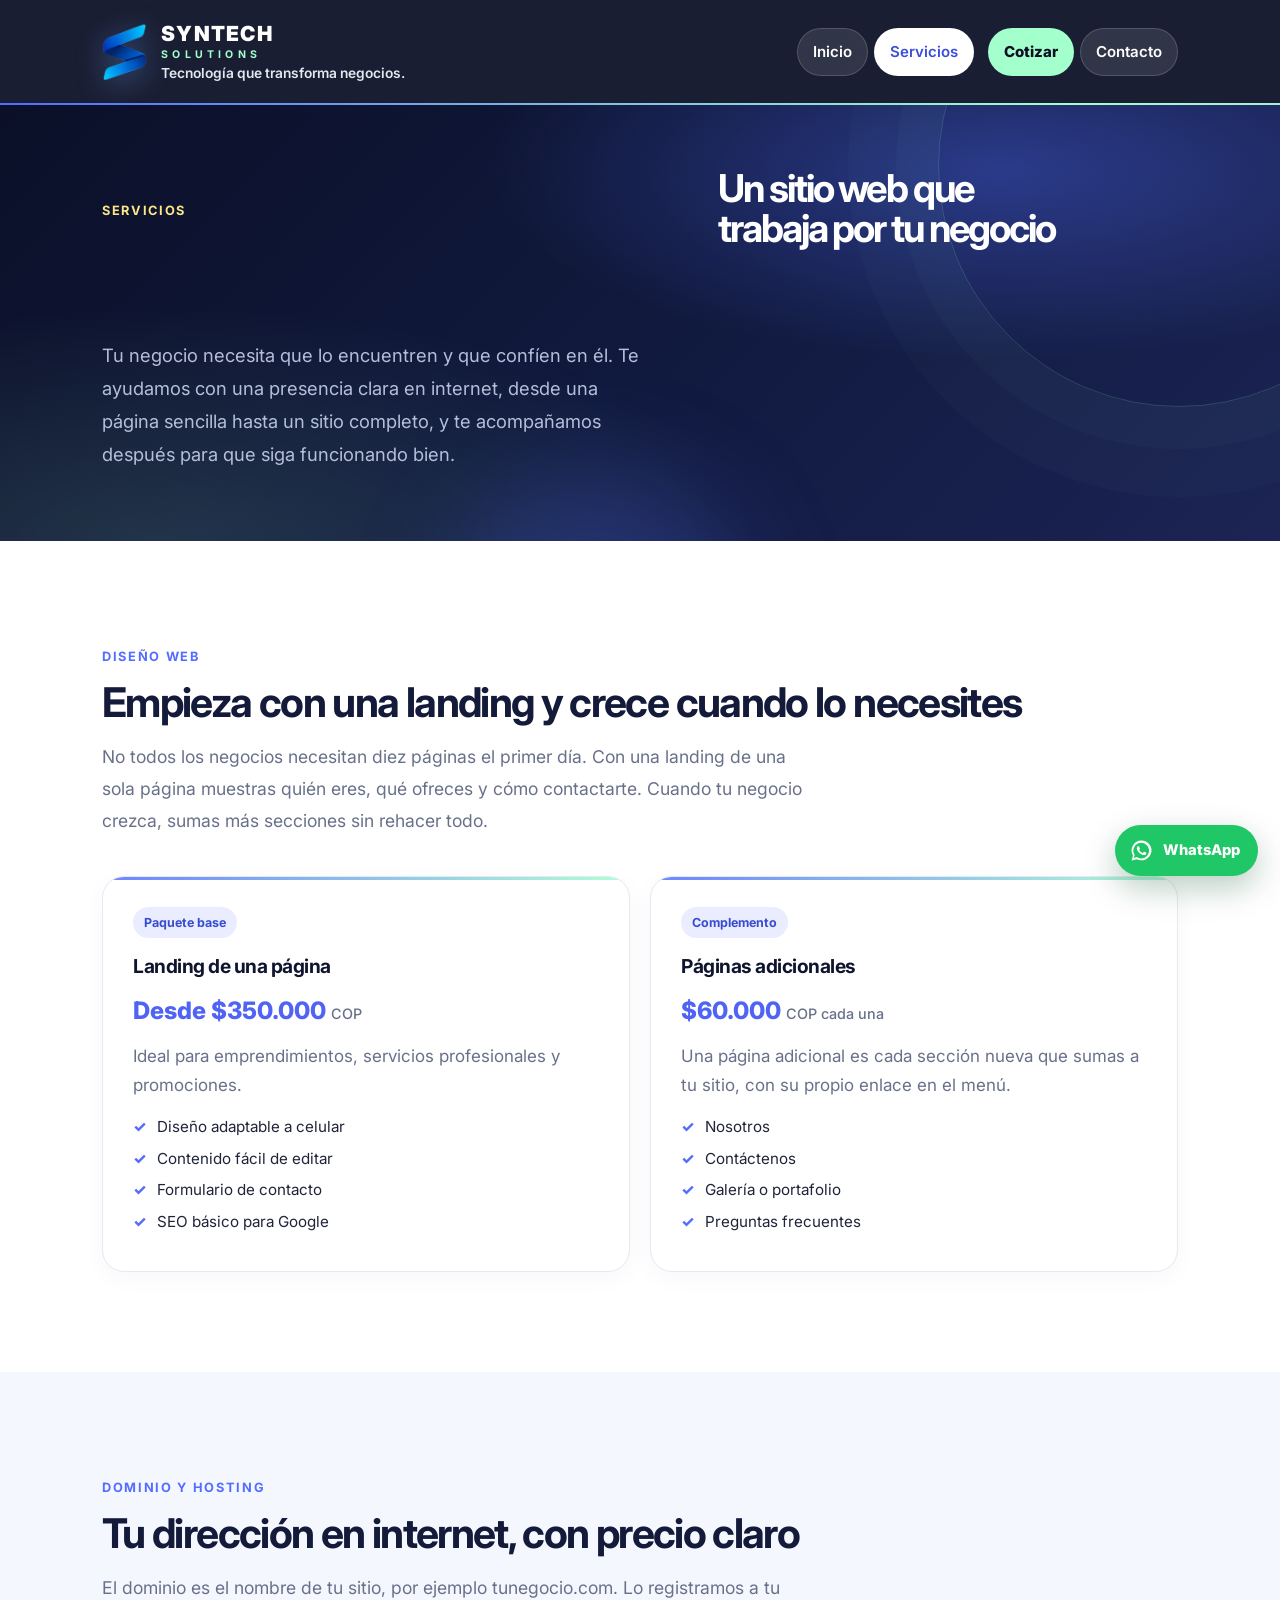
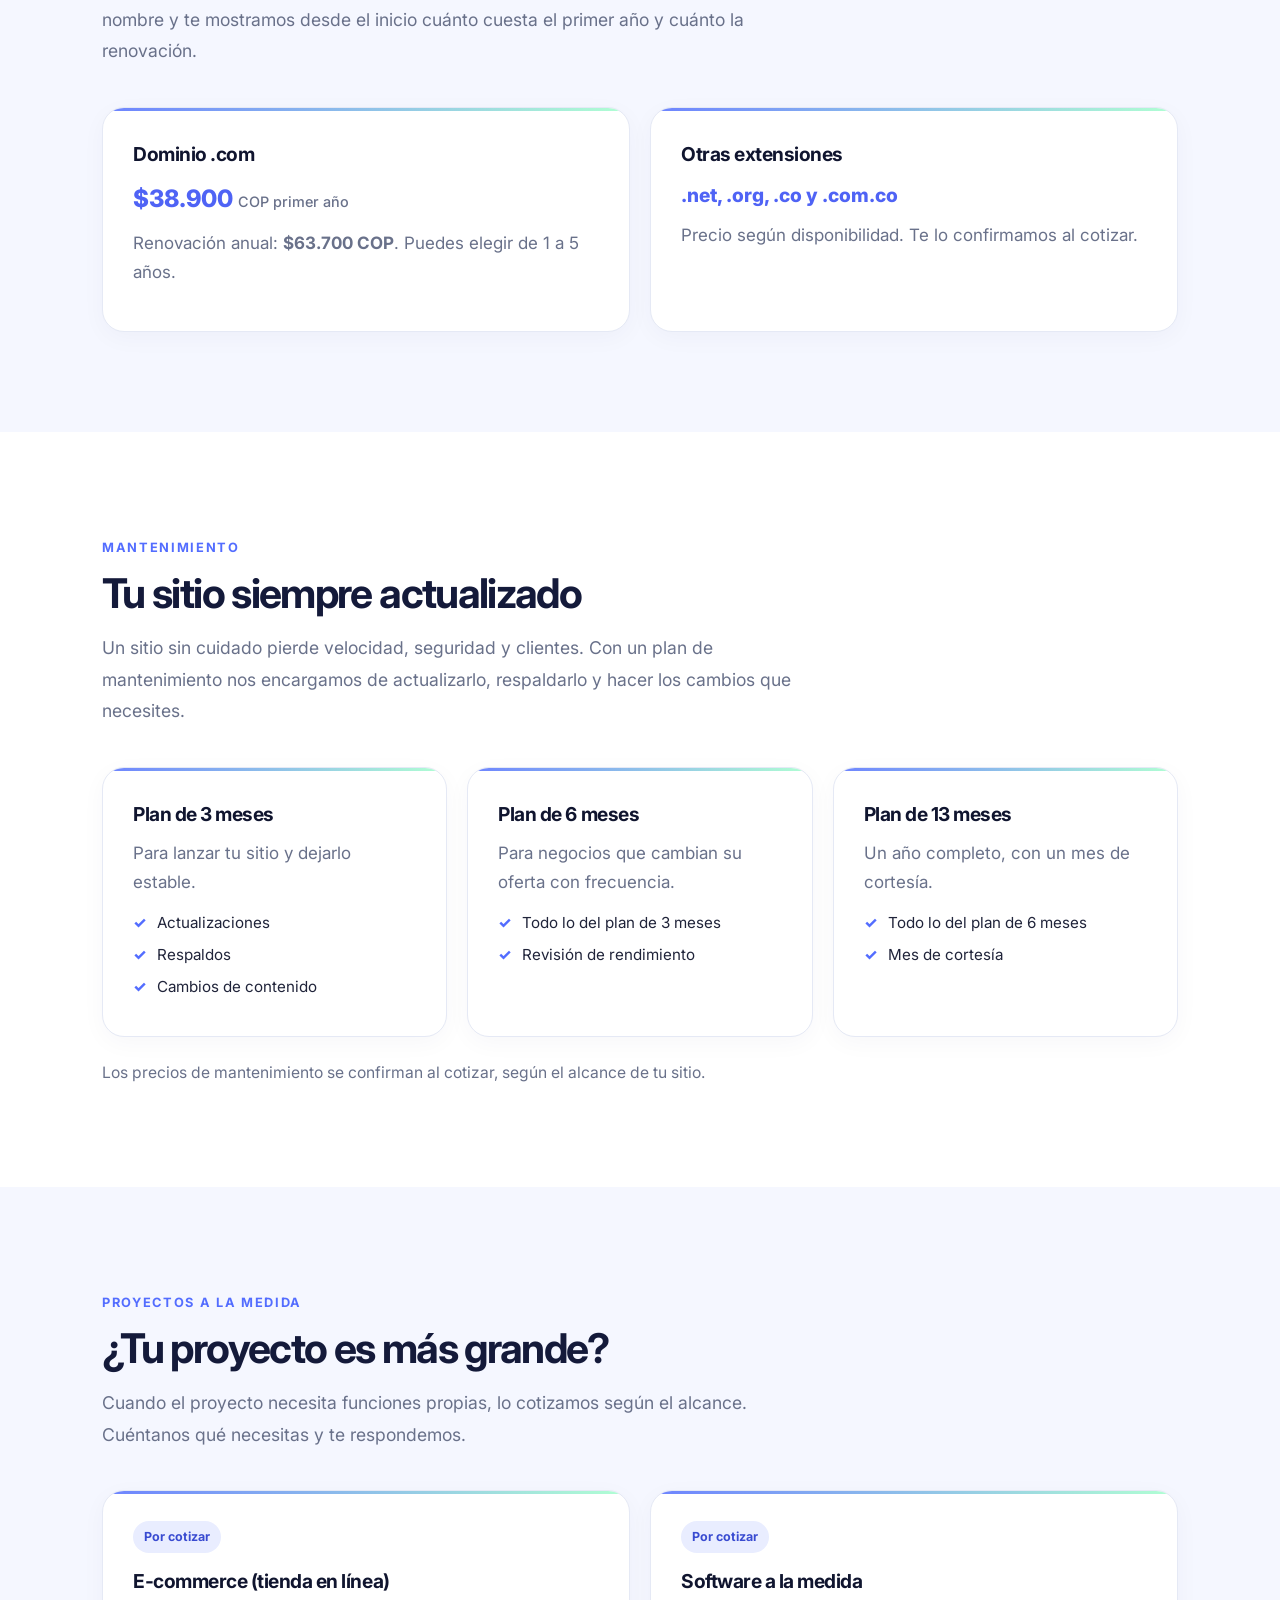
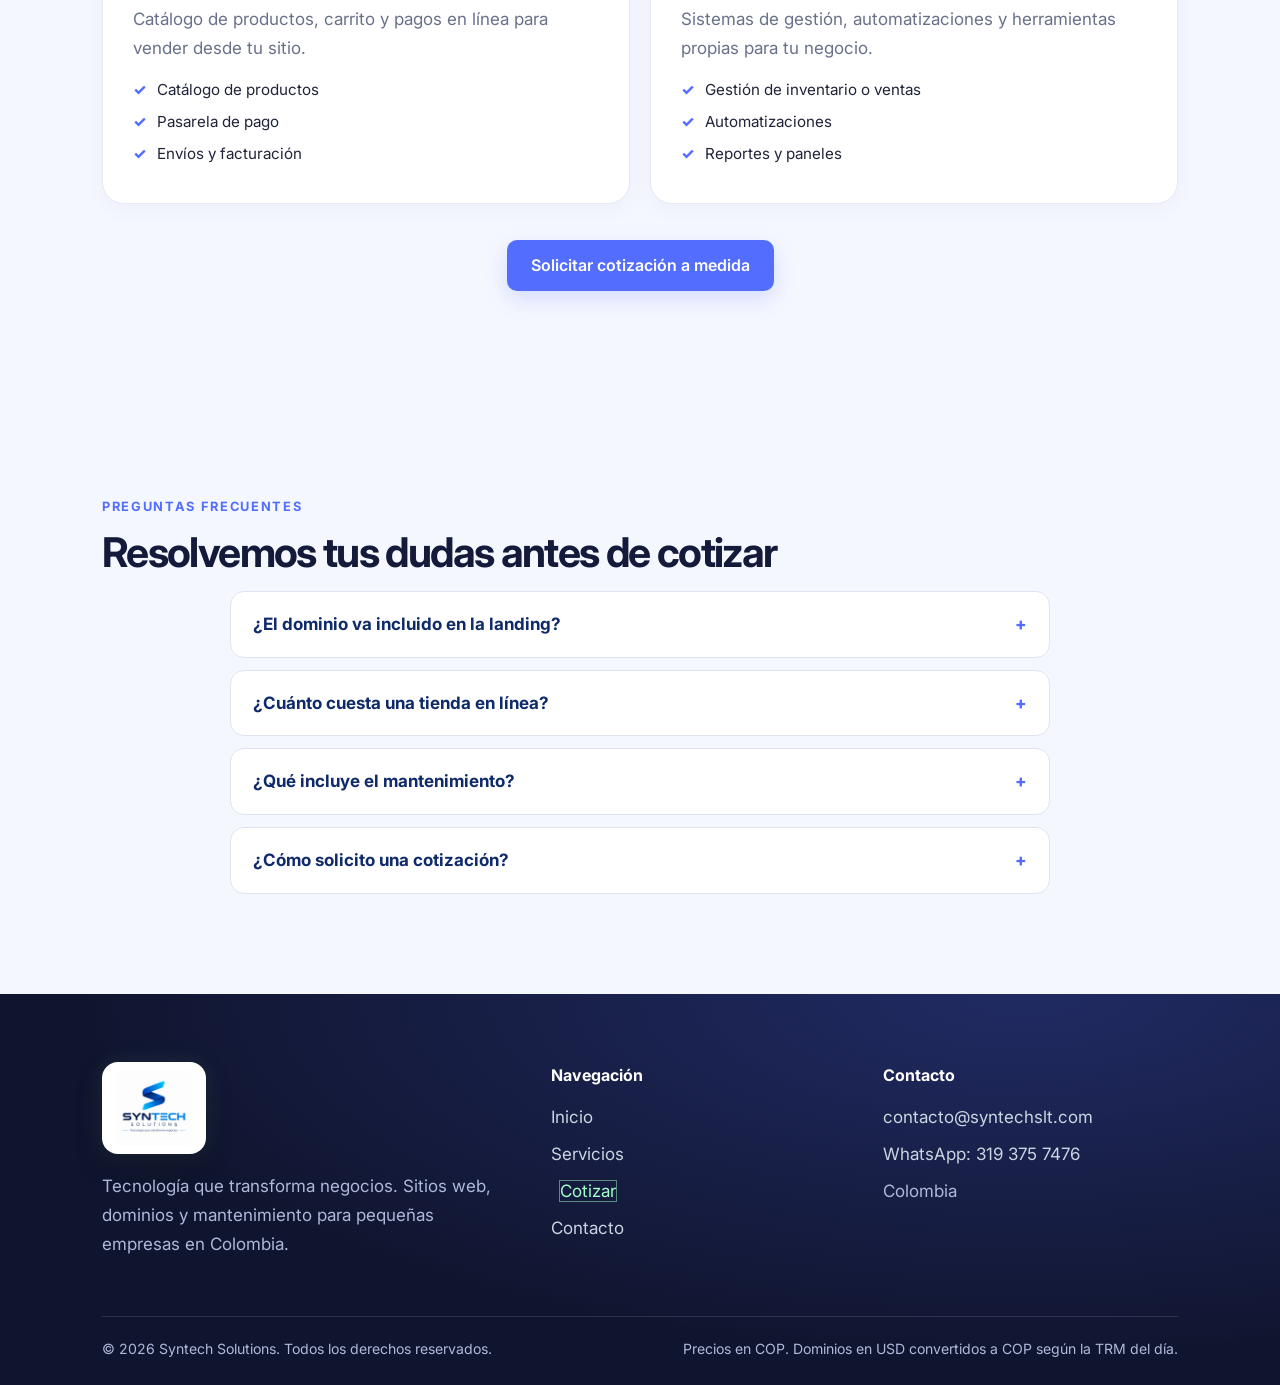
<file: servicios.html>
<!DOCTYPE html>
<html lang="es">
<head>
<meta charset="UTF-8">
<meta name="viewport" content="width=device-width, initial-scale=1.0">
<title>Servicios web: landing, dominios y mantenimiento | Syntech</title>
<meta name="description" content="Landing desde $350.000 COP, páginas adicionales, dominio .com, mantenimiento de 3, 6 o 13 meses, tiendas en línea y software a la medida.">
<link rel="stylesheet" href="assets/styles.css?v=20261102b">
<link rel="icon" href="assets/logo.png">
<link rel="apple-touch-icon" href="assets/logo.png">
<link rel="canonical" href="https://www.syntechslt.com/servicios.html">
<link rel="alternate" hreflang="es-CO" href="https://www.syntechslt.com/servicios.html">
<link rel="alternate" hreflang="x-default" href="https://www.syntechslt.com/servicios.html">
<meta name="robots" content="index, follow, max-image-preview:large, max-snippet:-1">
<meta name="author" content="Syntech Solutions">
<meta name="geo.region" content="CO">
<meta name="theme-color" content="#0c1027">
<link rel="preconnect" href="https://fonts.googleapis.com">
<link rel="preconnect" href="https://fonts.gstatic.com" crossorigin>
<link rel="stylesheet" href="https://fonts.googleapis.com/css2?family=Inter:wght@400;500;600;700;800&display=swap">
<meta property="og:type" content="website">
<meta property="og:site_name" content="Syntech Solutions">
<meta property="og:locale" content="es_CO">
<meta property="og:title" content="Servicios de diseño web, dominios y mantenimiento | Syntech Solutions">
<meta property="og:description" content="Landing desde $350.000 COP, páginas adicionales, dominio .com, mantenimiento de 3, 6 o 13 meses, tiendas en línea y software a la medida.">
<meta property="og:url" content="https://www.syntechslt.com/servicios.html">
<meta property="og:image" content="https://www.syntechslt.com/assets/logo.png">
<meta property="og:image:width" content="640">
<meta property="og:image:height" content="640">
<meta property="og:image:alt" content="Logo de Syntech Solutions">
<meta name="twitter:card" content="summary_large_image">
<meta name="twitter:title" content="Servicios de diseño web, dominios y mantenimiento | Syntech Solutions">
<meta name="twitter:description" content="Landing desde $350.000 COP, páginas adicionales, dominio .com, mantenimiento de 3, 6 o 13 meses, tiendas en línea y software a la medida.">
<meta name="twitter:image" content="https://www.syntechslt.com/assets/logo.png">
<script type="application/ld+json">
{
  "@context": "https://schema.org",
  "@type": "OfferCatalog",
  "name": "Servicios de Syntech Solutions",
  "itemListElement": [
    {
      "@type": "Offer",
      "itemOffered": {
        "@type": "Service",
        "name": "Landing de una página",
        "description": "Diseño sencillo, contenido editable, formulario de contacto y SEO básico."
      },
      "priceCurrency": "COP",
      "price": "350000"
    },
    {
      "@type": "Offer",
      "itemOffered": {
        "@type": "Service",
        "name": "Página adicional",
        "description": "Sección nueva del sitio con su propio enlace en el menú."
      },
      "priceCurrency": "COP",
      "price": "60000"
    },
    {
      "@type": "Offer",
      "itemOffered": {
        "@type": "Service",
        "name": "Dominio .com",
        "description": "Registro de dominio .com a nombre del cliente. Renovación según el precio del dólar."
      },
      "priceCurrency": "COP",
      "price": "38900"
    },
    {
      "@type": "Offer",
      "itemOffered": {
        "@type": "Service",
        "name": "Mantenimiento web",
        "description": "Actualizaciones, respaldos y cambios de contenido. Planes de 3, 6 y 13 meses."
      }
    },
    {
      "@type": "Offer",
      "itemOffered": {
        "@type": "Service",
        "name": "Tienda en línea (e-commerce)",
        "description": "Catálogo de productos, carrito y pagos en línea. Se cotiza por alcance."
      }
    },
    {
      "@type": "Offer",
      "itemOffered": {
        "@type": "Service",
        "name": "Software a la medida",
        "description": "Sistemas de gestión, automatizaciones y herramientas propias. Se cotiza por alcance."
      }
    }
  ]
}
</script>
<script type="application/ld+json">
{
  "@context": "https://schema.org",
  "@type": "FAQPage",
  "mainEntity": [
    {
      "@type": "Question",
      "name": "¿El dominio va incluido en la landing?",
      "acceptedAnswer": {
        "@type": "Answer",
        "text": "No. La landing de una página no incluye dominio ni hosting. El dominio .com se cobra aparte: $38.900 COP el primer año. El costo de renovación varía según el precio del dólar."
      }
    },
    {
      "@type": "Question",
      "name": "¿Cuánto cuesta una tienda en línea?",
      "acceptedAnswer": {
        "@type": "Answer",
        "text": "Se cotiza según la cantidad de productos, la pasarela de pago y los envíos. Solicita una cotización y te respondemos con el alcance del proyecto."
      }
    },
    {
      "@type": "Question",
      "name": "¿Qué incluye el mantenimiento?",
      "acceptedAnswer": {
        "@type": "Answer",
        "text": "Actualizaciones, respaldos y cambios de contenido. Hay planes de 3, 6 y 13 meses con pago anticipado por periodo."
      }
    },
    {
      "@type": "Question",
      "name": "¿Cómo solicito una cotización?",
      "acceptedAnswer": {
        "@type": "Answer",
        "text": "Usa el cotizador en línea para ver el total de tus servicios, o escríbenos por WhatsApp al 319 375 7476 o por correo."
      }
    }
  ]
}
</script>
<script type="application/ld+json">
{
  "@context": "https://schema.org",
  "@type": "BreadcrumbList",
  "itemListElement": [
    {
      "@type": "ListItem",
      "position": 1,
      "name": "Inicio",
      "item": "https://www.syntechslt.com/"
    },
    {
      "@type": "ListItem",
      "position": 2,
      "name": "Servicios",
      "item": "https://www.syntechslt.com/servicios.html"
    }
  ]
}
</script>
</head>
<body>

<header class="site-header">
  <div class="container">
    <a href="index.html" class="mark" aria-label="Syntech Solutions, inicio"><img class="s-icon" src="assets/logo-s.png" alt="" width="199" height="256"><span class="word"><strong>SYNTECH</strong><em>SOLUTIONS</em><small>Tecnología que transforma negocios.</small></span></a>
    <button class="nav-toggle" type="button" aria-label="Abrir menú" aria-expanded="false">☰</button>
    <nav class="main-nav" id="mainNav">
      <a href="index.html">Inicio</a>
      <a href="servicios.html" class="active">Servicios</a>
      <a href="cotizar.html" class="nav-cta">Cotizar</a>
      <a href="contacto.html">Contacto</a>
    </nav>
  </div>
</header>

<main>
  <section class="hero" style="padding: 64px 0 70px;">
    <div class="container">
      <span class="eyebrow" style="color:#fde68a;">Servicios</span>
      <h1 style="font-size:2.4rem; margin:0 0 14px;">Un sitio web que trabaja por tu negocio</h1>
      <p class="lead" style="font-size:1.15rem; opacity:.92; margin:0; max-width:700px;">Tu negocio necesita que lo encuentren y que confíen en él. Te ayudamos con una presencia clara en internet, desde una página sencilla hasta un sitio completo, y te acompañamos después para que siga funcionando bien.</p>
    </div>
  </section>

  <section class="block">
    <div class="container">
      <span class="eyebrow">Diseño web</span>
      <h2 class="title">Empieza con una landing y crece cuando lo necesites</h2>
      <p class="intro">No todos los negocios necesitan diez páginas el primer día. Con una landing de una sola página muestras quién eres, qué ofreces y cómo contactarte. Cuando tu negocio crezca, sumas más secciones sin rehacer todo.</p>
      <div class="grid">
        <div class="card">
          <span class="tag">Paquete base</span>
          <h3>Landing de una página</h3>
          <div class="price">Desde $350.000 <small>COP</small></div>
          <p style="margin-top:10px;">Ideal para emprendimientos, servicios profesionales y promociones.</p>
          <ul class="check">
            <li>Diseño adaptable a celular</li>
            <li>Contenido fácil de editar</li>
            <li>Formulario de contacto</li>
            <li>SEO básico para Google</li>
          </ul>
        </div>
        <div class="card">
          <span class="tag">Complemento</span>
          <h3>Páginas adicionales</h3>
          <div class="price">$60.000 <small>COP cada una</small></div>
          <p style="margin-top:10px;">Una página adicional es cada sección nueva que sumas a tu sitio, con su propio enlace en el menú.</p>
          <ul class="check">
            <li>Nosotros</li>
            <li>Contáctenos</li>
            <li>Galería o portafolio</li>
            <li>Preguntas frecuentes</li>
          </ul>
        </div>
      </div>
    </div>
  </section>

  <section class="block soft">
    <div class="container">
      <span class="eyebrow">Dominio y hosting</span>
      <h2 class="title">Tu dirección en internet, con precio claro</h2>
      <p class="intro">El dominio es el nombre de tu sitio, por ejemplo tunegocio.com. Lo registramos a tu nombre y te mostramos desde el inicio cuánto cuesta el primer año y cuánto la renovación.</p>
      <div class="grid">
        <div class="card">
          <h3>Dominio .com</h3>
          <div class="price">$38.900 <small>COP primer año</small></div>
          <p style="margin-top:10px;">Renovación anual: <strong>$63.700 COP</strong>. Puedes elegir de 1 a 5 años.</p>
        </div>
        <div class="card">
          <h3>Otras extensiones</h3>
          <div class="price" style="font-size:1.2rem;">.net, .org, .co y .com.co</div>
          <p style="margin-top:10px;">Precio según disponibilidad. Te lo confirmamos al cotizar.</p>
        </div>
      </div>
    </div>
  </section>

  <section class="block">
    <div class="container">
      <span class="eyebrow">Mantenimiento</span>
      <h2 class="title">Tu sitio siempre actualizado</h2>
      <p class="intro">Un sitio sin cuidado pierde velocidad, seguridad y clientes. Con un plan de mantenimiento nos encargamos de actualizarlo, respaldarlo y hacer los cambios que necesites.</p>
      <div class="grid">
        <div class="card">
          <h3>Plan de 3 meses</h3>
          <p>Para lanzar tu sitio y dejarlo estable.</p>
          <ul class="check"><li>Actualizaciones</li><li>Respaldos</li><li>Cambios de contenido</li></ul>
        </div>
        <div class="card">
          <h3>Plan de 6 meses</h3>
          <p>Para negocios que cambian su oferta con frecuencia.</p>
          <ul class="check"><li>Todo lo del plan de 3 meses</li><li>Revisión de rendimiento</li></ul>
        </div>
        <div class="card">
          <h3>Plan de 13 meses</h3>
          <p>Un año completo, con un mes de cortesía.</p>
          <ul class="check"><li>Todo lo del plan de 6 meses</li><li>Mes de cortesía</li></ul>
        </div>
      </div>
      <p class="intro" style="margin-top:22px; margin-bottom:0; font-size:.98rem;">Los precios de mantenimiento se confirman al cotizar, según el alcance de tu sitio.</p>
    </div>
  </section>

  <section class="block soft">
    <div class="container">
      <span class="eyebrow">Proyectos a la medida</span>
      <h2 class="title">¿Tu proyecto es más grande?</h2>
      <p class="intro">Cuando el proyecto necesita funciones propias, lo cotizamos según el alcance. Cuéntanos qué necesitas y te respondemos.</p>
      <div class="grid">
        <div class="card">
          <span class="tag">Por cotizar</span>
          <h3>E-commerce (tienda en línea)</h3>
          <p>Catálogo de productos, carrito y pagos en línea para vender desde tu sitio.</p>
          <ul class="check">
            <li>Catálogo de productos</li>
            <li>Pasarela de pago</li>
            <li>Envíos y facturación</li>
          </ul>
        </div>
        <div class="card">
          <span class="tag">Por cotizar</span>
          <h3>Software a la medida</h3>
          <p>Sistemas de gestión, automatizaciones y herramientas propias para tu negocio.</p>
          <ul class="check">
            <li>Gestión de inventario o ventas</li>
            <li>Automatizaciones</li>
            <li>Reportes y paneles</li>
          </ul>
        </div>
      </div>
      <div class="center" style="margin-top:36px;">
        <a class="btn" href="contacto.html">Solicitar cotización a medida</a>
      </div>
    </div>
  </section>
<section class="block soft" id="preguntas">
  <div class="container">
    <span class="eyebrow">Preguntas frecuentes</span>
    <h2 class="title">Resolvemos tus dudas antes de cotizar</h2>
    <div class="faq">
      <details><summary>¿El dominio va incluido en la landing?</summary><p>No. La landing de una página no incluye dominio ni hosting. El dominio .com se cobra aparte: $38.900 COP el primer año. El costo de renovación varía según el precio del dólar.</p></details>
      <details><summary>¿Cuánto cuesta una tienda en línea?</summary><p>Se cotiza según la cantidad de productos, la pasarela de pago y los envíos. Solicita una cotización y te respondemos con el alcance del proyecto.</p></details>
      <details><summary>¿Qué incluye el mantenimiento?</summary><p>Actualizaciones, respaldos y cambios de contenido. Hay planes de 3, 6 y 13 meses con pago anticipado por periodo.</p></details>
      <details><summary>¿Cómo solicito una cotización?</summary><p>Usa el cotizador en línea para ver el total de tus servicios, o escríbenos por WhatsApp al 319 375 7476 o por correo.</p></details>
    </div>
  </div>
</section>
</main>

<footer class="site-footer">
  <div class="container">
    <div class="footer-grid">
      <div>
        <img class="footer-logo" src="assets/logo.png" alt="Syntech Solutions" width="640" height="640" loading="lazy" decoding="async">
        <p>Tecnología que transforma negocios. Sitios web, dominios y mantenimiento para pequeñas empresas en Colombia.</p>
      </div>
      <div>
        <h4>Navegación</h4>
        <ul>
          <li><a href="index.html">Inicio</a></li>
          <li><a href="servicios.html">Servicios</a></li>
          <li><a href="cotizar.html" class="nav-cta">Cotizar</a></li>
          <li><a href="contacto.html">Contacto</a></li>
        </ul>
      </div>
      <div>
        <h4>Contacto</h4>
        <ul>
          <li><a href="mailto:contacto@syntechslt.com">contacto@syntechslt.com</a></li>
          <li><a href="https://wa.me/573193757476?text=Hola%20Syntech%20Solutions%2C%20quiero%20informaci%C3%B3n%20sobre%20sus%20servicios." target="_blank" rel="noopener noreferrer">WhatsApp: 319 375 7476</a></li>
          <li>Colombia</li>
        </ul>
      </div>
    </div>
    <div class="footer-bottom">
      <span>© 2026 Syntech Solutions. Todos los derechos reservados.</span>
      <span>Precios en COP. Dominios en USD convertidos a COP según la TRM del día.</span>
    </div>
  </div>
</footer>

<a class="whatsapp-float" href="https://wa.me/573193757476?text=Hola%20Syntech%20Solutions%2C%20quiero%20informaci%C3%B3n%20sobre%20sus%20servicios." target="_blank" rel="noopener noreferrer" aria-label="Escríbenos por WhatsApp al 319 375 7476" title="Escríbenos por WhatsApp">
  <svg viewBox="0 0 32 32" aria-hidden="true" focusable="false"><path fill="currentColor" d="M16.02 3.2A12.65 12.65 0 0 0 5.16 22.34L3.4 28.8l6.62-1.73A12.7 12.7 0 1 0 16.02 3.2Zm0 22.99c-1.95 0-3.86-.52-5.53-1.51l-.4-.24-3.93 1.03 1.05-3.83-.26-.42a10.04 10.04 0 1 1 9.07 4.97Zm5.51-7.52c-.3-.15-1.77-.87-2.04-.97-.27-.1-.47-.15-.67.15-.2.3-.77.97-.94 1.17-.17.2-.35.22-.65.07-.3-.15-1.27-.47-2.42-1.5-.9-.8-1.5-1.78-1.68-2.08-.17-.3-.02-.46.13-.61.14-.13.3-.35.45-.52.15-.17.2-.3.3-.5.1-.2.05-.37-.02-.52-.08-.15-.67-1.62-.92-2.22-.24-.58-.49-.5-.67-.51h-.57c-.2 0-.52.07-.79.37-.27.3-1.04 1.02-1.04 2.49s1.07 2.89 1.22 3.09c.15.2 2.1 3.2 5.08 4.49.71.31 1.26.5 1.69.64.71.23 1.36.2 1.87.12.57-.08 1.77-.72 2.02-1.42.25-.7.25-1.3.17-1.42-.07-.13-.27-.2-.57-.35Z"/></svg>
  <span>WhatsApp</span>
</a>
<script src="assets/site-effects.js?v=20261102b"></script>
</body>
</html>
</file>
<file: assets/styles.css>
:root {
  --brand: #1d4ed8;
  --brand-dark: #0f2a6b;
  --accent: #f59e0b;
  --text: #1f2937;
  --muted: #64748b;
  --bg: #ffffff;
  --soft: #f4f7fb;
  --border: #e2e8f0;
  --radius: 14px;
}

* { box-sizing: border-box; }
html { scroll-behavior: smooth; }
body {
  margin: 0;
  font-family: "Inter", system-ui, -apple-system, "Segoe UI", Roboto, Helvetica, Arial, sans-serif;
  font-size: 17px;
  color: var(--text);
  background: var(--bg);
  line-height: 1.7;
  -webkit-font-smoothing: antialiased;
}
@keyframes slideDown {
  from { transform: translateY(-100%); opacity: 0; }
  to { transform: translateY(0); opacity: 1; }
}
@keyframes shimmer {
  0% { background-position: 0% 50%; }
  100% { background-position: 200% 50%; }
}
@keyframes floatLogo {
  0%, 100% { transform: translateY(0); }
  50% { transform: translateY(-3px); }
}
@keyframes fadeUp {
  from { opacity: 0; transform: translateY(14px); }
  to { opacity: 1; transform: translateY(0); }
}
img { max-width: 100%; display: block; }
a { color: var(--brand); }
.container { max-width: 1120px; margin: 0 auto; padding: 0 22px; }
.is-hidden { display: none !important; }

/* Header */
.site-header {
  position: sticky; top: 0; z-index: 50;
  background: rgba(255,255,255,.94); backdrop-filter: blur(8px);
  border-bottom: 1px solid var(--border);
  animation: slideDown .6s ease-out both;
}
.site-header::after {
  content: ""; position: absolute; left: 0; right: 0; bottom: -1px; height: 3px;
  background: linear-gradient(90deg, var(--brand), var(--accent), #60a5fa, var(--brand));
  background-size: 200% 100%;
  animation: shimmer 4s linear infinite;
}
.site-header { position: sticky; }
.logo img { animation: floatLogo 4s ease-in-out infinite; }
.logo:hover img { animation-duration: 1.2s; }
.site-header .container {
  display: flex; align-items: center; justify-content: space-between;
  gap: 16px; min-height: 72px; flex-wrap: wrap; padding-top: 10px; padding-bottom: 10px;
}
.logo img { height: 44px; width: auto; }
.main-nav { display: flex; gap: 6px; flex-wrap: wrap; }
.main-nav a {
  color: var(--text); text-decoration: none; font-weight: 600;
  padding: 8px 14px; border-radius: 8px; position: relative;
  transition: color .25s, background .25s;
}
.main-nav a::after {
  content: ""; position: absolute; left: 14px; right: 14px; bottom: 3px; height: 2px;
  background: var(--accent); border-radius: 2px;
  transform: scaleX(0); transform-origin: left; transition: transform .3s ease;
}
.main-nav a:hover, .main-nav a.active { color: var(--brand); background: var(--soft); }
.main-nav a:hover::after, .main-nav a.active::after { transform: scaleX(1); }

/* Clientes */
.clients-grid {
  display: grid; gap: 18px;
  grid-template-columns: repeat(auto-fit, minmax(170px, 1fr));
}
.client-logo {
  background: #fff; border: 1px dashed #cbd5e1; border-radius: var(--radius);
  height: 96px; display: flex; align-items: center; justify-content: center;
  color: var(--muted); font-weight: 600; font-size: .95rem;
  transition: transform .25s, box-shadow .25s, border-color .25s;
  animation: fadeUp .6s ease both;
}
.client-logo:hover { transform: translateY(-4px); box-shadow: 0 10px 24px rgba(15,42,107,.10); border-color: var(--brand); }
.client-logo img { max-height: 56px; width: auto; }
.client-logo:nth-child(2) { animation-delay: .08s; }
.client-logo:nth-child(3) { animation-delay: .16s; }
.client-logo:nth-child(4) { animation-delay: .24s; }
.client-logo:nth-child(5) { animation-delay: .32s; }
.client-logo:nth-child(6) { animation-delay: .40s; }

/* Botones */
.btn {
  display: inline-block; background: var(--brand); color: #fff;
  padding: 12px 24px; border-radius: 10px; text-decoration: none;
  font-weight: 600; font-size: 1rem; border: 0; cursor: pointer;
  transition: background .2s, transform .2s;
}
.btn:hover { background: var(--brand-dark); transform: translateY(-1px); }
.btn-accent { background: var(--accent); color: #1f2937; }
.btn-accent:hover { background: #d97706; color: #fff; }
.btn-outline {
  background: transparent; color: var(--brand); border: 2px solid var(--brand);
}
.btn-outline:hover { background: var(--brand); color: #fff; }
.btn-small { padding: 9px 16px; font-size: 0.95rem; }

/* Hero */
.hero {
  background: linear-gradient(135deg, #0f2a6b 0%, #1d4ed8 60%, #3b82f6 100%);
  color: #fff; padding: 88px 0 96px;
}
.hero .container { display: grid; grid-template-columns: 1.2fr 1fr; gap: 40px; align-items: center; }
.hero h1 { font-size: 2.8rem; line-height: 1.15; margin: 0 0 18px; }
.hero p.lead { font-size: 1.2rem; opacity: .92; margin: 0 0 30px; }
.hero .actions { display: flex; gap: 12px; flex-wrap: wrap; }
.hero .btn-outline { color: #fff; border-color: #fff; }
.hero .btn-outline:hover { background: #fff; color: var(--brand-dark); }
.hero-card {
  background: rgba(255,255,255,.1); border: 1px solid rgba(255,255,255,.25);
  border-radius: var(--radius); padding: 28px;
}
.hero-card h3 { margin: 0 0 10px; font-size: 1.2rem; }
.hero-card ul { margin: 0; padding-left: 18px; }
.hero-card li { margin-bottom: 6px; }

/* Secciones */
section.block { padding: 80px 0; }
section.block.soft { background: var(--soft); }
.eyebrow {
  display: inline-block; font-size: .8rem; font-weight: 700; letter-spacing: .08em;
  text-transform: uppercase; color: var(--brand); margin-bottom: 10px;
}
h2.title { font-size: 2.1rem; line-height: 1.2; margin: 0 0 14px; color: var(--brand-dark); }
p.intro { font-size: 1.1rem; color: var(--muted); max-width: 720px; margin: 0 0 40px; }
.center { text-align: center; }
.center p.intro { margin-left: auto; margin-right: auto; }

/* Cards */
.grid { display: grid; gap: 22px; grid-template-columns: repeat(auto-fit, minmax(250px, 1fr)); }
.card {
  background: #fff; border: 1px solid var(--border); border-radius: var(--radius);
  padding: 28px; position: relative; overflow: hidden;
  transition: transform .2s, box-shadow .2s;
}
.card::before {
  content: ""; position: absolute; top: 0; left: 0; right: 0; height: 4px;
  background: linear-gradient(90deg, var(--brand), #60a5fa);
}
.card:hover { transform: translateY(-4px); box-shadow: 0 12px 30px rgba(15,42,107,.10); }
.card h3 { margin: 0 0 8px; font-size: 1.2rem; color: var(--brand-dark); }
.card p { color: var(--muted); margin: 0 0 14px; }
.price { font-size: 1.5rem; font-weight: 800; color: var(--brand); }
.price small { font-size: .9rem; font-weight: 500; color: var(--muted); }
.tag {
  display: inline-block; background: #fef3c7; color: #92400e; font-size: .78rem;
  font-weight: 700; padding: 3px 10px; border-radius: 999px; margin-bottom: 12px;
}
ul.check { list-style: none; padding: 0; margin: 14px 0 0; }
ul.check li { padding-left: 24px; position: relative; margin-bottom: 6px; color: var(--text); font-size: .95rem; }
ul.check li::before {
  content: "✓"; position: absolute; left: 0; color: var(--brand); font-weight: 800;
}

/* Explicación páginas adicionales */
.info-box {
  background: #eff6ff; border-left: 4px solid var(--brand); border-radius: 10px;
  padding: 18px 22px; margin-top: 30px;
}
.info-box strong { color: var(--brand-dark); }
.chips { display: flex; flex-wrap: wrap; gap: 8px; margin-top: 10px; }
.chips span {
  background: #fff; border: 1px solid var(--border); border-radius: 999px;
  padding: 4px 12px; font-size: .9rem;
}

/* Cotizador */
.quote-wrap { display: grid; grid-template-columns: 1fr 360px; gap: 28px; align-items: start; }
@media (max-width: 900px) { .quote-wrap { grid-template-columns: 1fr; } }
.opt {
  background: #fff; border: 1px solid var(--border); border-radius: 12px;
  padding: 18px 20px; margin-bottom: 14px;
}
.opt-head { display: flex; justify-content: space-between; align-items: center; gap: 12px; flex-wrap: wrap; }
.opt-head label { display: flex; align-items: center; gap: 10px; font-weight: 600; cursor: pointer; }
.opt-head input[type=checkbox] { width: 18px; height: 18px; accent-color: var(--brand); }
.opt p.desc { margin: 8px 0 0 28px; color: var(--muted); font-size: .92rem; }
.opt-controls { margin: 12px 0 0 28px; display: flex; gap: 10px; flex-wrap: wrap; align-items: center; }
select, input[type=number] {
  padding: 9px 12px; border: 1px solid var(--border); border-radius: 8px;
  font: inherit; background: #fff;
}
input[type=number] { width: 90px; }
.opt-price { font-weight: 700; color: var(--brand); white-space: nowrap; }
.summary {
  background: #fff; border: 1px solid var(--border); border-radius: var(--radius);
  padding: 26px; position: sticky; top: 96px;
  box-shadow: 0 10px 30px rgba(15,42,107,.08);
}
.summary h3 { margin: 0 0 14px; color: var(--brand-dark); }
.summary ul { list-style: none; padding: 0; margin: 0 0 14px; }
.summary li {
  display: flex; justify-content: space-between; gap: 12px;
  padding: 9px 0; border-bottom: 1px dashed var(--border); font-size: .95rem;
}
.summary .total { font-size: 1.6rem; font-weight: 800; color: var(--brand-dark); margin: 10px 0 4px; }
.summary .fine { font-size: .82rem; color: var(--muted); margin: 0 0 16px; }
.summary .btn { width: 100%; text-align: center; }

/* Formularios */
form.contact { display: grid; gap: 12px; }
form.contact input, form.contact textarea {
  padding: 12px 14px; border: 1px solid var(--border); border-radius: 10px; font: inherit;
}
form.contact button { justify-self: start; }

/* Footer */
.site-footer { background: var(--brand-dark); color: #cbd5e1; padding: 60px 0 24px; margin-top: 0; }
.footer-grid { display: grid; grid-template-columns: 1.4fr 1fr 1fr; gap: 36px; }
@media (max-width: 760px) { .footer-grid { grid-template-columns: 1fr; } }
.site-footer img { height: 40px; width: auto; margin-bottom: 14px; }
.site-footer h4 { color: #fff; margin: 0 0 14px; font-size: 1rem; }
.site-footer ul { list-style: none; padding: 0; margin: 0; }
.site-footer li { margin-bottom: 8px; }
.site-footer a { color: #cbd5e1; text-decoration: none; }
.site-footer a:hover { color: #fff; }
.footer-bottom {
  border-top: 1px solid rgba(255,255,255,.15); margin-top: 40px; padding-top: 20px;
  font-size: .88rem; display: flex; justify-content: space-between; flex-wrap: wrap; gap: 10px;
}

@media (max-width: 860px) {
  .hero .container { grid-template-columns: 1fr; }
  .hero h1 { font-size: 2.2rem; }
  h2.title { font-size: 1.75rem; }
}


/* ===== Syntech visual refresh: product-led, animated and responsive ===== */
:root {
  --brand: #536dff;
  --brand-dark: #10152f;
  --accent: #a3ffcb;
  --text: #20243a;
  --muted: #69718a;
  --soft: #f5f7ff;
  --border: #e4e8f4;
  --radius: 20px;
}
body { color: var(--text); overflow-x: hidden; }
::selection { background: #a3ffcb; color: #10152f; }
.site-header {
  background: rgba(12, 16, 39, .91);
  border-bottom: 1px solid rgba(255,255,255,.12);
  backdrop-filter: blur(18px);
  color: #fff;
}
.site-header::after {
  height: 2px;
  background: linear-gradient(90deg,#536dff,#a3ffcb,#b9a4ff,#536dff);
  background-size: 250% 100%;
}
.site-header .container { min-height: 82px; }
.logo img { height: 48px; filter: drop-shadow(0 0 12px rgba(163,255,203,.15)); }
.main-nav { align-items: center; gap: 4px; }
.main-nav a { color: #dce2ff; padding: 10px 14px; border-radius: 999px; font-size: .93rem; }
.main-nav a:hover,.main-nav a.active { background: rgba(255,255,255,.1); color: #a3ffcb; }
.main-nav a::after { display:none; }
.nav-cta { border: 1px solid rgba(163,255,203,.5); color:#a3ffcb!important; margin-left:8px; }
.nav-toggle { display:none; border:1px solid rgba(255,255,255,.22); background:rgba(255,255,255,.08); color:#fff; border-radius:12px; width:44px; height:44px; font-size:1.35rem; cursor:pointer; }
.hero {
  position:relative; isolation:isolate; overflow:hidden;
  background:
    radial-gradient(ellipse at 78% 15%,rgba(83,109,255,.38),transparent 36%),
    radial-gradient(ellipse at 12% 100%,rgba(163,255,203,.13),transparent 38%),
    linear-gradient(135deg,#0b1028 0%,#111a3f 55%,#1b2454 100%);
  padding: 100px 0 110px;
}
.hero::before,.hero::after { content:""; position:absolute; z-index:-1; pointer-events:none; border-radius:50%; }
.hero::before { width:480px;height:480px;right:-140px;top:-180px;border:1px solid rgba(163,255,203,.17);box-shadow:0 0 0 42px rgba(163,255,203,.025),0 0 0 90px rgba(163,255,203,.02);animation:orbitGlow 18s linear infinite; }
.hero::after { width:300px;height:300px;left:35%;bottom:-230px;background:rgba(83,109,255,.22);filter:blur(50px); }
@keyframes orbitGlow { to { transform:rotate(360deg); } }
.hero .container { grid-template-columns:1.08fr .92fr; gap:clamp(30px,6vw,88px); position:relative; }
.hero h1 { font-size:clamp(2.7rem,5vw,4.65rem); line-height:1.03; letter-spacing:-.055em; max-width:720px; }
.hero h1 em { color:#a3ffcb; font-style:normal; }
.hero p.lead { color:#c4cbe7; font-size:1.13rem; max-width:620px; line-height:1.8; }
.hero .eyebrow { color:#a3ffcb; }
.hero .btn { border-radius:999px; padding:14px 23px; }
.btn { box-shadow:0 8px 22px rgba(83,109,255,.2); transition:transform .25s,box-shadow .25s,background .25s; }
.btn:hover { transform:translateY(-3px);box-shadow:0 14px 32px rgba(83,109,255,.28); }
.btn-accent { background:#a3ffcb;color:#10152f; }
.btn-accent:hover { background:#c0ffdc;color:#10152f; }
.hero .btn-outline { border-color:rgba(255,255,255,.35); color:#fff; }
.hero-card {
  position:relative; overflow:hidden; border-radius:26px; padding:30px;
  background:linear-gradient(145deg,rgba(255,255,255,.13),rgba(255,255,255,.045));
  border:1px solid rgba(255,255,255,.2); box-shadow:0 35px 90px rgba(0,0,0,.25);
  backdrop-filter:blur(18px); animation:cardFloat 6s ease-in-out infinite;
}
.hero-card::before { content:"";position:absolute;inset:0 0 auto;height:3px;background:linear-gradient(90deg,#a3ffcb,#536dff,#c0a7ff); }
@keyframes cardFloat { 0%,100%{transform:translateY(0)}50%{transform:translateY(-8px)} }
.hero-card h3 { color:#fff;font-size:1.2rem; }
.hero-card ul { color:#d3d9f0; padding-left:20px; }
.hero-card li { padding:5px 0; }
.hero-card li::marker { color:#a3ffcb; }
section.block { padding:clamp(58px,8vw,100px) 0; }
h2.title { color:#141a3a; font-size:clamp(1.8rem,3.2vw,2.8rem); letter-spacing:-.04em; }
.eyebrow { color:#536dff; letter-spacing:.13em; }
p.intro { line-height:1.8; }
.block.soft { background:linear-gradient(180deg,#f5f7ff,#eef2ff); }
.grid { gap:20px; }
.card {
  border-radius:22px; padding:30px; border:1px solid #e5e9f5;
  box-shadow:0 6px 24px rgba(23,33,78,.035);
  transition:transform .3s cubic-bezier(.2,.8,.2,1),box-shadow .3s,border-color .3s;
}
.card::before { height:3px;background:linear-gradient(90deg,#536dff,#a3ffcb);opacity:.85; }
.card:hover { transform:translateY(-7px);box-shadow:0 22px 48px rgba(28,39,92,.11);border-color:#c8d0ff; }
.card h3 { letter-spacing:-.025em; }
.tag { background:#e9edff;color:#394bd1;border-radius:999px;padding:5px 11px; }
.price { color:#4f63f5; }
.info-box { background:#eef2ff;border-radius:14px;border-left-color:#536dff; }
.chips span { border-radius:999px; }
.opt { border-radius:18px; padding:22px; box-shadow:0 8px 25px rgba(24,34,82,.035); transition:border-color .2s,transform .2s,box-shadow .2s; }
.opt:focus-within,.opt:hover { border-color:#bfc8ff; box-shadow:0 12px 30px rgba(35,49,120,.08); }
.summary { border-radius:22px; border-color:#dfe4f6; box-shadow:0 20px 55px rgba(22,31,82,.12); }
.summary .total { color:#4d60ef; }
form.contact input,form.contact textarea,form.contact select { width:100%; background:#fbfcff; border-radius:12px; border-color:#dfe4f3; transition:border-color .2s,box-shadow .2s; }
form.contact input:focus,form.contact textarea:focus,form.contact select:focus { outline:none;border-color:#536dff;box-shadow:0 0 0 4px rgba(83,109,255,.12); }
.site-footer { background:radial-gradient(ellipse at 80% 0%,#202b63,#10152f 65%); color:#aeb8db; padding-top:68px; }
.site-footer img { filter:drop-shadow(0 0 10px rgba(163,255,203,.1)); }
.site-footer a { transition:color .2s; }
.footer-bottom { border-color:rgba(255,255,255,.12); }
.reveal { opacity:0; transform:translateY(22px); transition:opacity .7s ease,transform .7s cubic-bezier(.2,.8,.2,1); }
.reveal.is-visible { opacity:1; transform:translateY(0); }
.stagger-children > * { opacity:0; transform:translateY(16px); animation:fadeUp .65s ease forwards; }
.stagger-children > *:nth-child(2){animation-delay:.08s}.stagger-children > *:nth-child(3){animation-delay:.16s}.stagger-children > *:nth-child(4){animation-delay:.24s}
.scroll-progress { position:fixed;top:0;left:0;height:3px;width:0;background:linear-gradient(90deg,#536dff,#a3ffcb);z-index:1000; }
.back-top { position:fixed;right:22px;bottom:22px;z-index:40;width:46px;height:46px;border:0;border-radius:50%;background:#a3ffcb;color:#10152f;font-size:1.2rem;box-shadow:0 8px 25px #10152f30;cursor:pointer;opacity:0;transform:translateY(12px);pointer-events:none;transition:.25s; }
.back-top.visible { opacity:1;transform:none;pointer-events:auto; }
@media(max-width:860px) {
 .site-header .container { flex-wrap:nowrap;min-height:72px; }
 .nav-toggle { display:block;flex-shrink:0; }
 .main-nav { display:none;position:absolute;top:100%;left:0;right:0;padding:14px 22px 20px;background:rgba(12,16,39,.98);border-bottom:1px solid rgba(255,255,255,.12);flex-direction:column;align-items:stretch;gap:5px;box-shadow:0 18px 30px #080d2530; }
 .main-nav.open { display:flex; }
 .main-nav a { padding:12px 14px;border-radius:12px; }
 .main-nav .nav-cta { margin:5px 0 0;text-align:center; }
 .hero { padding:70px 0 76px; }
 .hero .container { grid-template-columns:1fr; }
 .hero h1 { font-size:clamp(2.5rem,9vw,3.5rem); }
 .hero-card { animation:none; }
 .footer-grid { grid-template-columns:1fr;gap:28px; }
}
@media(prefers-reduced-motion:reduce) {
 *,*::before,*::after { animation-duration:.01ms!important;animation-iteration-count:1!important;scroll-behavior:auto!important;transition-duration:.01ms!important; }
 .reveal { opacity:1;transform:none; }
}

/* Interactive product mockup in the homepage hero */
.product-preview { padding:0; color:#fff; min-width:0; }
.preview-top { display:flex;align-items:center;gap:12px;padding:16px 18px;border-bottom:1px solid rgba(255,255,255,.12);font-size:.7rem;color:#aeb8db;letter-spacing:.03em; }
.preview-dots { display:flex;gap:5px; }.preview-dots i { width:7px;height:7px;border-radius:50%;background:#657095; }.preview-dots i:first-child{background:#ff8b8b}.preview-dots i:nth-child(2){background:#ffd16a}.preview-dots i:nth-child(3){background:#a3ffcb}
.live-pill { margin-left:auto;font-size:.58rem;color:#a3ffcb;background:#a3ffcb16;border:1px solid #a3ffcb40;padding:4px 7px;border-radius:999px;white-space:nowrap; }
.preview-body { display:grid;grid-template-columns:48px 1fr;min-height:295px; }
.preview-sidebar { border-right:1px solid rgba(255,255,255,.1);display:flex;align-items:center;flex-direction:column;gap:18px;padding:18px 8px; }
.preview-sidebar b { display:grid;place-items:center;width:28px;height:28px;border-radius:9px;background:#a3ffcb;color:#10152f;font-size:.9rem; }
.preview-sidebar span { width:19px;height:19px;border-radius:6px;background:#ffffff16; }.preview-sidebar span.selected{background:#536dff;box-shadow:0 0 0 4px #536dff30}
.preview-main { padding:22px 18px 16px;min-width:0; }
.preview-greeting small { color:#a3ffcb;font-size:.56rem;letter-spacing:.13em;font-weight:700; }
.preview-greeting h3 { margin:8px 0 4px;font-size:1.16rem;letter-spacing:-.03em; }
.preview-greeting p { margin:0;color:#aeb8db;font-size:.72rem;line-height:1.5; }
.preview-metrics { display:grid;grid-template-columns:1fr 1fr;gap:9px;margin-top:17px; }
.preview-metrics>div { padding:12px;border-radius:12px;background:rgba(255,255,255,.07);border:1px solid rgba(255,255,255,.08);min-width:0; }
.preview-metrics small { display:block;color:#aeb8db;font-size:.6rem; }
.preview-metrics strong { display:block;margin:7px 0 9px;font-size:.85rem; }.preview-metrics strong i{font-size:.7rem;color:#a3ffcb;font-style:normal;margin-left:4px}
.metric-line { display:block;width:100%;height:4px;border-radius:5px;background:linear-gradient(90deg,#a3ffcb 72%,#ffffff1c 72%); }
.metric-bars { height:17px;display:flex;align-items:end;gap:4px; }.metric-bars i{display:block;flex:1;border-radius:3px 3px 0 0;background:#536dff}.metric-bars i:nth-child(1){height:35%}.metric-bars i:nth-child(2){height:58%}.metric-bars i:nth-child(3){height:42%}.metric-bars i:nth-child(4){height:76%}.metric-bars i:nth-child(5){height:60%}.metric-bars i:nth-child(6){height:90%}.metric-bars i:nth-child(7){height:100%;background:#a3ffcb}
.preview-chart { margin-top:10px;display:flex;align-items:center;justify-content:space-between;gap:6px;padding:10px 12px;border-radius:12px;background:rgba(255,255,255,.045); }
.preview-chart div { flex-shrink:0; }.preview-chart b,.preview-chart span { display:block; }.preview-chart b{font-size:.72rem}.preview-chart span{font-size:.58rem;color:#aeb8db}.preview-chart svg{width:54%;max-width:170px;overflow:visible}
.preview-foot { display:flex;justify-content:space-between;gap:10px;padding:13px 18px;border-top:1px solid rgba(255,255,255,.1);color:#b9c3e5;font-size:.63rem; }
.preview-foot i { display:inline-block;width:6px;height:6px;border-radius:50%;background:#a3ffcb;margin-right:5px; }
.capability-card { text-align:left; }.cap-icon { display:grid;place-items:center;width:44px;height:44px;border-radius:14px;background:#edf0ff;color:#536dff;font-size:1.35rem;font-weight:700;margin-bottom:20px; }.capability-card a { display:inline-block;margin-top:8px;text-decoration:none;font-weight:700;font-size:.92rem;color:#536dff; }.capability-card a:hover { color:#2838b5; }
@media(max-width:520px){.preview-body{grid-template-columns:36px 1fr}.preview-sidebar{padding:15px 5px}.preview-main{padding:18px 11px 12px}.preview-chart span{max-width:115px}.preview-foot{font-size:.55rem;padding:12px 10px}.preview-top{padding:13px 12px}}


/* Homepage clarity: readable brand, stronger headline and immediate quote CTA */
.logo img { width: 220px; height: auto; max-height: 54px; }
.hero h1 { color: #ffffff; text-wrap: balance; }
.hero h1 em { color: #a3ffcb; }
.hero-eyebrow { display: inline-block; color: #a3ffcb; font-size: .72rem; font-weight: 800; margin-bottom: 18px; }
.hero-copy .lead strong { color: #ffffff; font-weight: 800; }
.hero .btn-accent { box-shadow: 0 0 0 1px rgba(163,255,203,.25), 0 12px 32px rgba(163,255,203,.16); }
.quote-promise { display: flex; flex-wrap: wrap; gap: 8px; align-items: center; color: #b9c4e6; font-size: .82rem; margin: 17px 0 0 !important; }
.quote-promise span:first-child { color: #a3ffcb; font-weight: 900; }
@media(max-width:520px) { .logo img { width: 178px; max-height: 46px; } .hero-eyebrow { font-size: .64rem; letter-spacing: .08em; } .quote-promise { font-size: .76rem; } }

/* WhatsApp: contacto persistente en todas las páginas */
.whatsapp-float { position:fixed; right:22px; bottom:24px; z-index:90; display:flex; align-items:center; gap:9px; padding:13px 18px 13px 14px; border-radius:999px; background:#20c766; color:#fff; font-weight:800; font-size:.92rem; text-decoration:none; box-shadow:0 12px 32px rgba(11,80,43,.28); transition:transform .2s ease,box-shadow .2s ease,background .2s ease; }
.whatsapp-float svg { width:25px; height:25px; flex:none; }
.whatsapp-float:hover { background:#16b85a; transform:translateY(-4px); box-shadow:0 16px 36px rgba(11,80,43,.36); }
.whatsapp-float:focus-visible { outline:3px solid #10152f; outline-offset:4px; }
.back-top { bottom:92px; }
@media(max-width:520px) { .whatsapp-float { right:14px; bottom:16px; padding:12px; gap:0; } .whatsapp-float span { position:absolute; width:1px; height:1px; padding:0; margin:-1px; overflow:hidden; clip:rect(0,0,0,0); white-space:nowrap; border:0; } .whatsapp-float svg { width:28px;height:28px; } .back-top { bottom:78px; right:17px; } }

/* ===== v4: header animado y logo nuevo ===== */
@keyframes headerAurora {
  0%   { background-position: 0% 0%, 100% 0%, 50% 100%, 0% 50%, 0 0; }
  50%  { background-position: 100% 60%, 0% 40%, 20% 100%, 100% 50%, 14px 14px; }
  100% { background-position: 40% 100%, 60% 100%, 90% 60%, 0% 50%, 28px 28px; }
}
.site-header { isolation: isolate; }
.site-header::before {
  content: ""; position: absolute; inset: 0; z-index: -1; pointer-events: none;
  background-image:
    radial-gradient(circle at 15% 20%, rgba(83,109,255,.8), transparent 45%),
    radial-gradient(circle at 80% 30%, rgba(163,255,203,.5), transparent 42%),
    radial-gradient(circle at 55% 110%, rgba(185,164,255,.6), transparent 48%),
    linear-gradient(115deg, #0c1027 0%, #16216a 50%, #0c1027 100%),
    url("data:image/svg+xml,%3Csvg xmlns='http://www.w3.org/2000/svg' width='28' height='28'%3E%3Ccircle cx='2' cy='2' r='1.2' fill='%23ffffff' fill-opacity='.45'/%3E%3C/svg%3E");
  background-size: 170% 170%, 170% 170%, 170% 170%, 220% 220%, 28px 28px;
  background-repeat: no-repeat, no-repeat, no-repeat, no-repeat, repeat;
  animation: headerAurora 9s ease-in-out infinite alternate;
}
.logo {
  display: inline-flex; align-items: center; background: #fff; border-radius: 16px;
  padding: 8px 14px; box-shadow: 0 10px 26px rgba(0,0,0,.28);
  transition: transform .25s ease, box-shadow .25s ease;
}
.logo:hover { transform: translateY(-2px); box-shadow: 0 14px 32px rgba(163,255,203,.25); }
.site-header .logo img { height: clamp(72px, 9vw, 100px); width: auto; filter: none; }
.site-footer .footer-logo {
  background: #fff; border-radius: 16px; padding: 8px 14px;
  height: 92px; width: auto; display: block; margin-bottom: 18px;
  box-shadow: 0 10px 26px rgba(0,0,0,.25);
}
@media (prefers-reduced-motion: reduce) {
  .site-header::before { animation: none; }
  .logo:hover { transform: none; }
}

/* ===== SEO: preguntas frecuentes ===== */
.faq { display: grid; gap: 12px; max-width: 820px; margin: 0 auto; text-align: left; }
.faq details { background: #fff; border: 1px solid #dfe4f3; border-radius: 14px; padding: 18px 22px; }
.faq summary { font-weight: 700; color: #0f2a6b; cursor: pointer; list-style: none; }
.faq summary::-webkit-details-marker { display: none; }
.faq summary::after { content: "+"; float: right; color: #536dff; font-weight: 800; }
.faq details[open] summary::after { content: "–"; }
.faq p { margin: 10px 0 0; color: #5b6482; }

/* ===== Formulario de cotización a WhatsApp ===== */
.modal[hidden]{display:none}
.modal{position:fixed;inset:0;background:rgba(11,18,48,.72);backdrop-filter:blur(4px);z-index:200;display:flex;align-items:center;justify-content:center;padding:20px}
.modal-box{position:relative;background:#fff;border-radius:22px;padding:34px;width:100%;max-width:480px;max-height:92vh;overflow:auto;box-shadow:0 30px 70px rgba(0,0,0,.35)}
.modal-box h2{margin:0 0 6px;color:var(--brand-dark);font-size:1.6rem}
.modal-sub{margin:0 0 8px;color:var(--muted);font-size:.95rem}
.modal-items{margin:0 0 18px;padding-left:18px;color:var(--text);font-size:.92rem}
.modal-items li{margin-bottom:4px}
.modal-close{position:absolute;top:12px;right:14px;background:none;border:0;font-size:1.8rem;cursor:pointer;color:var(--muted);line-height:1}
#quoteForm{display:grid;gap:12px}
#quoteForm label{display:grid;gap:6px;font-size:.92rem;font-weight:600;color:var(--text)}
#quoteForm input{padding:12px 14px;border:1px solid #d9dfef;border-radius:12px;font:inherit;font-weight:400}
#quoteForm input:focus{outline:none;border-color:#2563eb;box-shadow:0 0 0 4px rgba(37,99,235,.15)}
#quoteForm .btn{justify-self:start;margin-top:6px}
.modal-fine{margin:14px 0 0;color:var(--muted);font-size:.85rem}

/* ===== v6: header con S y slogan, menú compacto, tarjetas, pasos ===== */
.site-header{background:rgba(12,16,39,.94)}
.site-header::after{background:linear-gradient(90deg,#536dff,#a3ffcb,#b9a4ff,#536dff);background-size:250% 100%;animation:bar 4s linear infinite}
@keyframes bar{to{background-position:250% 0}}
.site-header .container{min-height:104px}
.mark{display:flex;align-items:center;gap:14px;text-decoration:none;color:#fff}
.mark .s-icon{height:58px;width:auto;animation:sPulse 5s ease-in-out infinite;filter:drop-shadow(0 6px 14px rgba(96,165,250,.35))}
@keyframes sPulse{0%,100%{transform:translateY(0) rotate(0)}50%{transform:translateY(-3px) rotate(-4deg)}}
.word{display:flex;flex-direction:column;line-height:1.1}
.word strong{font-size:1.3rem;font-weight:900;letter-spacing:.06em;color:#fff}
.word em{font-style:normal;font-size:.66rem;font-weight:700;letter-spacing:.4em;color:#a3ffcb;margin-top:3px}
.word small{font-size:.86rem;font-weight:600;color:#e2e8f0;margin-top:5px}
.main-nav{gap:6px}
.main-nav a{background:rgba(255,255,255,.1);border:1px solid rgba(255,255,255,.16);color:#fff;padding:10px 15px;border-radius:999px;font-size:.94rem;font-weight:600}
.main-nav a:hover,.main-nav a.active{background:#fff;color:#3b4fd8}
.main-nav a::after{display:none}
.main-nav .nav-cta{background:#a3ffcb;border-color:transparent;color:#0c1027!important;font-weight:800}
.svc-grid{display:grid;grid-template-columns:repeat(3,1fr);gap:24px;text-align:left;margin-top:12px}
@media(max-width:980px){.svc-grid{grid-template-columns:repeat(2,1fr)}}
@media(max-width:620px){.svc-grid{grid-template-columns:1fr}}
.svc{position:relative;background:#fff;border-radius:24px;padding:36px;box-shadow:0 12px 36px rgba(20,11,61,.08);overflow:hidden;transition:transform .3s,box-shadow .3s;--c:#2563eb}
.svc::before{content:"";position:absolute;inset:0 0 auto 0;height:6px;background:var(--c)}
.svc:hover{transform:translateY(-8px);box-shadow:0 30px 60px rgba(20,11,61,.16)}
.svc .ico{width:70px;height:70px;border-radius:22px;background:var(--c);display:grid;place-items:center;margin-bottom:24px;box-shadow:0 14px 30px -8px var(--c)}
.svc .ico svg{width:34px;height:34px;stroke:#fff;fill:none;stroke-width:2.2;stroke-linecap:round;stroke-linejoin:round}
.svc h3{margin:0 0 10px;font-size:1.3rem;color:#0c1027;font-weight:800}
.svc p{margin:0 0 22px;color:#5b6482;font-size:1rem}
.svc .price{font-weight:900;font-size:1.3rem;color:var(--c)}
.svc .price small{display:block;font-weight:700;color:#5b6482;font-size:.84rem}
.svc .tag{position:absolute;top:26px;right:26px;background:#f59e0b;color:#0c1027;font-size:.74rem;font-weight:900;padding:5px 12px;border-radius:999px}
.c-blue{--c:#2563eb}.c-violet{--c:#7c3aed}.c-amber{--c:#f59e0b}.c-pink{--c:#db2777}
.steps-3{display:grid;grid-template-columns:repeat(3,1fr);gap:24px;text-align:left;margin-top:40px}
@media(max-width:860px){.steps-3{grid-template-columns:1fr}}
.step{padding:40px 34px;border-radius:24px;background:linear-gradient(160deg,#141b45,#0c1027);color:#fff;box-shadow:0 18px 40px -18px rgba(12,16,39,.55)}
.step b{display:grid;place-items:center;width:60px;height:60px;border-radius:18px;background:#a3ffcb;color:#0c1027;font-size:1.5rem;font-weight:900;margin-bottom:24px}
.step h3{margin:0 0 10px;font-size:1.3rem;font-weight:900;color:#fff}
.step p{margin:0;color:#c9d0ee}

/* ===== clientes con nombre y enlace ===== */
.client-card{flex-direction:column;text-align:center;padding:26px 22px;height:auto;min-height:150px;text-decoration:none;color:#0c1027;gap:8px}
.client-card strong{font-size:1.08rem;font-weight:800;color:#0c1027}
.client-card small{color:#5b6482;font-size:.88rem;line-height:1.45}
.client-card:hover strong{color:#3b4fd8}

/* ===== header: azul oscuro del sitio original, sin brillo azul intenso ===== */
.site-header::before{display:none!important}
.site-header{background:rgba(12,16,39,.94)!important}

/* ===== logos de clientes ===== */
.client-img{display:flex;align-items:center;justify-content:center;width:100%;height:96px;margin-bottom:6px}
.client-img img{max-height:96px;max-width:100%;width:auto;height:auto;object-fit:contain}
.client-img-dark img{height:96px;width:96px;border-radius:14px}
.client-img-becorati img{background:#1f1a17}
</file>
